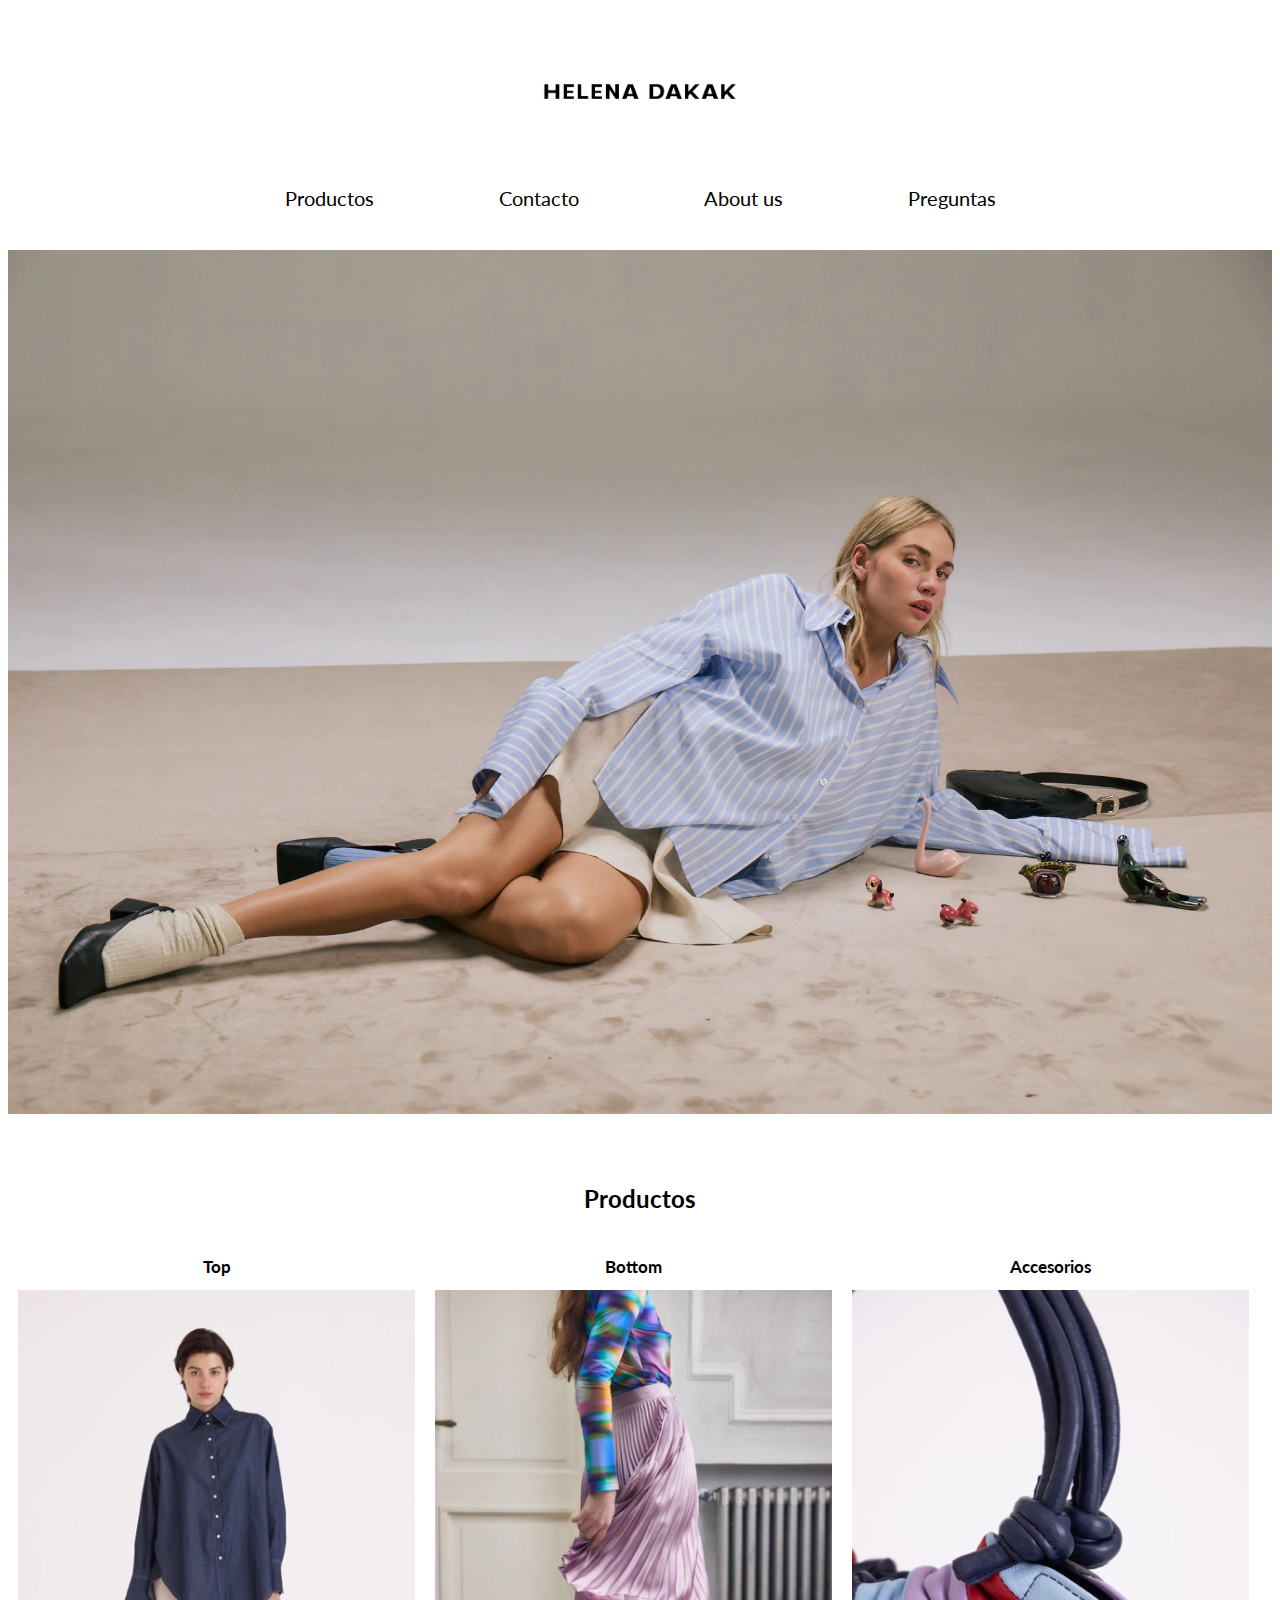
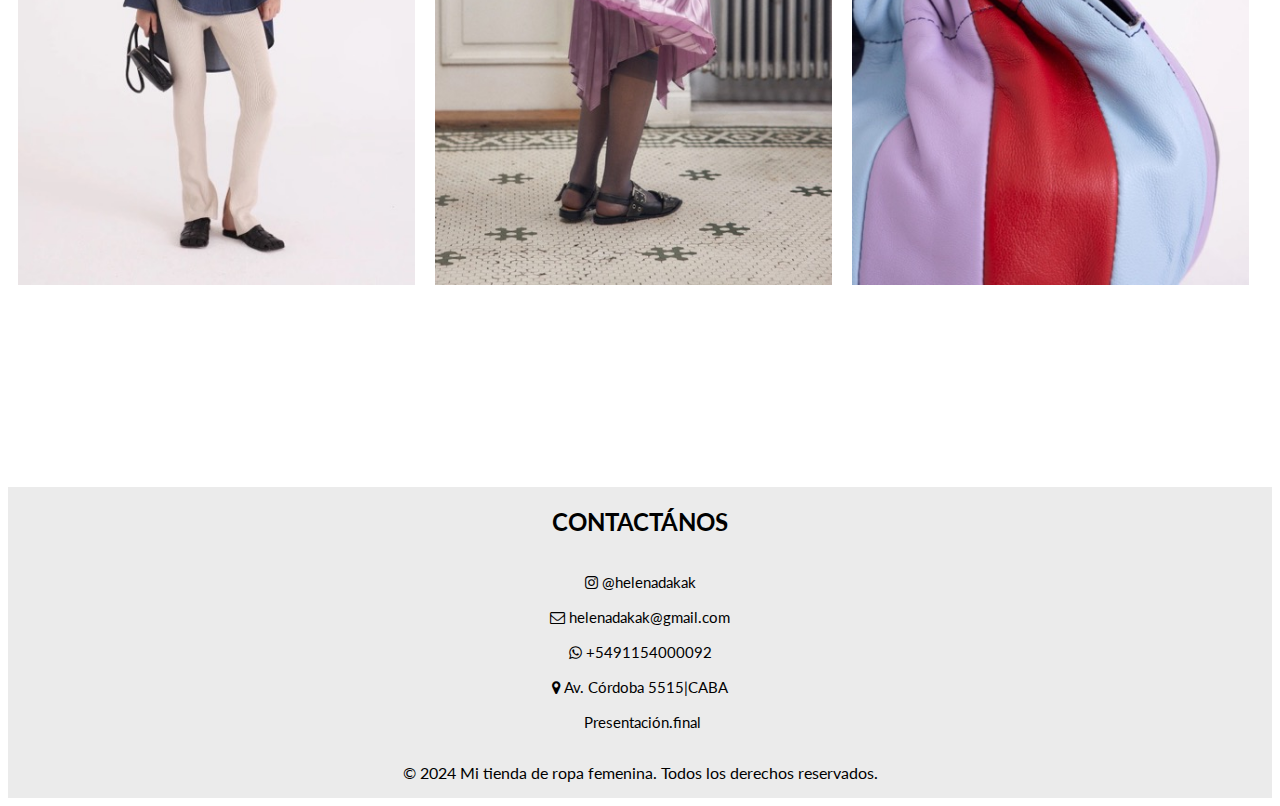
<file: index.html>
<!doctype html>
<html>
<head>
<meta charset="utf-8">
            
<title>Helena Dakak</title>

    <meta name="viewport" content="width=device=width, initial-scale=1.0">
    <link rel="preconnect" href="https://fonts.googleapis.com">
    <link rel="preconnect" href="https://fonts.gstatic.com" crossorigin>
    <link href="https://fonts.googleapis.com/css2?family=Lato:ital,wght@0,100;0,300;0,400;0,700;0,900;1,100;1,300;1,400;1,700;1,900&display=swap" rel="stylesheet">
    <link rel="stylesheet" href="https://cdnjs.cloudflare.com/ajax/libs/font-awesome/4.7.0/css/font-awesome.min.css">
    <link rel="stylesheet" href="estilo.css">
</head>

<body>
        <header>
		<img class="logo" src="galeria/helenadakak.png">

        <a href="#" id="icono" onclick="MiFuncion()">
        <i class="fa fa-bars" aria-hidden="true"></i>
        </a>

        <nav id="navegador" class=" ">
        <a href="#Productos"> Productos </a>
        <a href="#Contacto"> Contacto </a>
        <a href="aboutus.html">About us </a>
        <a href="formulario.html">Preguntas</a>
        </nav>
        </header>

        <section>
            <div class="banner">
                <picture>
                    <source media="(min-width: 768px)" srcset="galeria/imprincipal.jpeg"> 
                <img class="banner" src="galeria/prinicpal.jpeg">
                </picture>
                </div>
        </section>
    
                <div class="contenedor" id="Productos">
                    <h2>Productos</h2>
                    <div class="caja3columnas">
                        <a href="top.html"><h2>Top</h2>
                        <img class="camisainicio" src="galeria/camisa.jpeg"> </a>
                    </div>
                    <div class="caja3columnas">
                        <a href="bottom.html"><h2>Bottom</h2>
                        <img class="pollerasinicio" src="galeria/pollera1.jpeg"> </a>
                    </div>
                    <div class="caja3columnas">
                        <a href="accesorios.html"><h2>Accesorios</h2>
                        <img class= "collarinicio" src="galeria/cartera01.jpeg"></a>
                </div> 

                <section>
                    <iframe class="cajaanuncio" src="https://simongallardo.github.io/anuncio.html"
                            scrolling="no" frameborder="0"></iframe>
                    </section>
               
                </main>
            <footer>
                <div class="contenedor2">
                    <h2> CONTACTÁNOS </h2>
                <div id="Contacto">
                 <p> <a href= "https://www.instagram.com/vitaportfolio_/" target="_blank"> <i class="fa fa-instagram" aria-hidden="true">  </i> @helenadakak </a></p>
                    
                  <p> <a href="mailto:vpasqu@palermo.edu?Subject=Consulta%20helenadakak%20BA" target="_blank"> <i class="fa fa-envelope-o" aria-hidden="true"> </i> helenadakak@gmail.com </a></p>
                    
                  <p> <a href="https://wa.me/3875005084" target="_blank"> <i class="fa fa-whatsapp" aria-hidden="true"> </i> +5491154000092 </a></p>
                
                  <p> <a href="https://maps.apple.com/?address=Avenida%20C%C3%B3rdoba%205515,%20C1414%20Buenos%20Aires,%20CABA,%20Argentina&ll=-34.587780,-58.439486&q=Avenida%20C%C3%B3rdoba%205515&_ext=EiYp1okVjs9LQcAx5v/V2vM4TcA5WLTvMalKQcBB3gy3TI43TcBQBA%3D%3D" target="_blank"> <i class="fa fa-map-marker" aria-hidden="true"></i> Av. Córdoba 5515|CABA </a></p>
                  <p> <a href="https://vitapasquale.github.io/presentacion" target="_blank"> <i class="fa fa-presentacion" aria-hidden="true">  </i> Presentación.final</a></p>
                    </div>

                    </div>
                </footer>
                
        
            <footer>
                <p>&copy; 2024 Mi tienda de ropa femenina. Todos los derechos reservados.</p>
            </footer>
            <script>

                document.getElementById('icono').addEventListener('click', function() {
                    document.getElementById('navegador').classList.toggle('mostrarmenu');
                });
            </script>
        </body>
    </html>
</file>
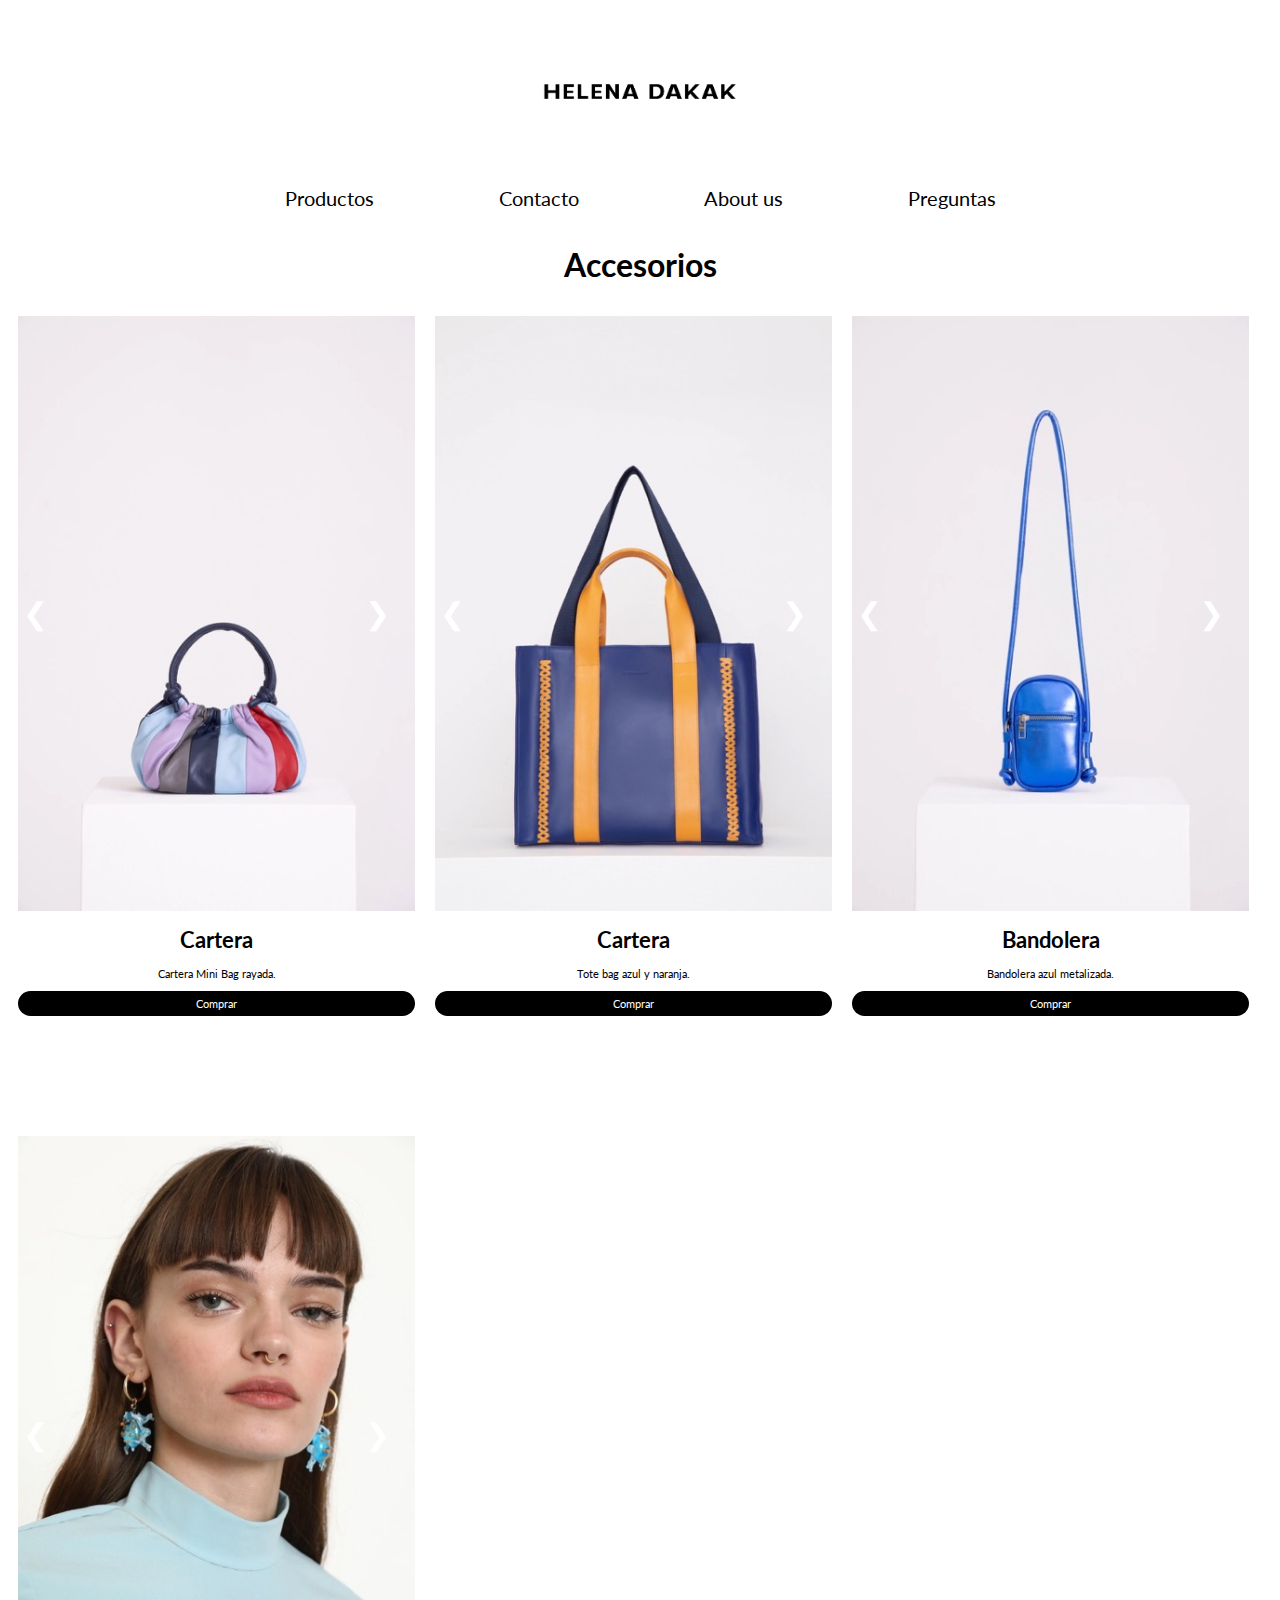
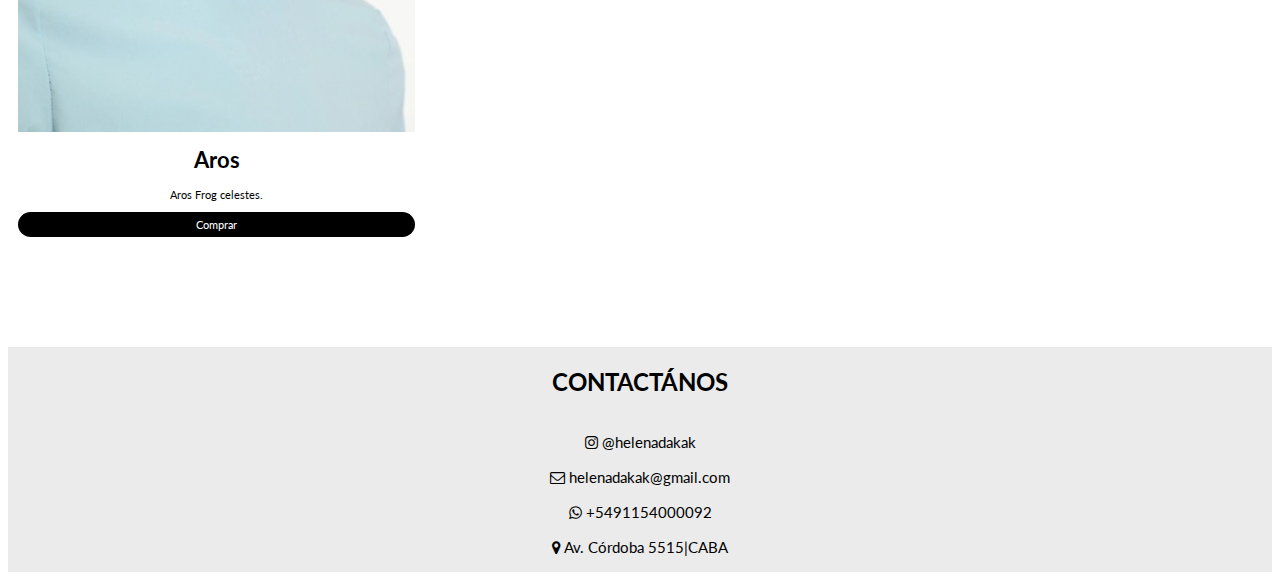
<file: accesorios.html>
<!doctype html>
<html>
<head>
<meta charset="utf-8">
<title>Helena Dakak</title>

    <meta name="viewport" content="width=device=width, initial-scale=1.0">
    <link rel="preconnect" href="https://fonts.googleapis.com">
    <link rel="preconnect" href="https://fonts.gstatic.com" crossorigin>
    <link href="https://fonts.googleapis.com/css2?family=Lato:ital,wght@0,100;0,300;0,400;0,700;0,900;1,100;1,300;1,400;1,700;1,900&display=swap" rel="stylesheet">
    <link rel="stylesheet" href="https://cdnjs.cloudflare.com/ajax/libs/font-awesome/4.7.0/css/font-awesome.min.css">
    <link rel="stylesheet" href="estilo.css">
</head>

<body>
        <header>
		<a href="index.html"> <img class="logo" src="galeria/helenadakak.png"></a>

        <a href="#" id="icono">
        <i class="fa fa-bars" aria-hidden="true"></i>
        </a>

        <nav id="navegador">
        <a href="index.html#Productos"> Productos </a>
        <a href="index.html#Contacto"> Contacto </a>
        <a href="aboutus.html">About us </a>
        <a href="formulario.html">Preguntas</a>
        </nav>
        </header>
           
        <section>
            <div class="titulo">
            <h1>Accesorios</h1>
            </div>
        </section>
    </header>
    <main>

        <div class="contenedor">
		
            <div class="caja3columnas">
                <img class="slide" src="galeria/cartera1.jpeg">
                <img class="slide" src="galeria/cartera01.jpeg">
                <img class="slide" src="galeria/cartera001.jpeg">
                <a class="prev" onclick="prevSlide()">&#10094;</a>
                <a class="next" onclick="nextSlide()">&#10095;</a>
                <h1> Cartera </h1>
                <p> Cartera Mini Bag rayada.</p>  
                <a href="#" class="boton">Comprar</a>
            </div>
                    
            <div class="caja3columnas">
                <img class="slide1" src="galeria/tote1.jpeg">
                <img class="slide1" src="galeria/tote01.jpeg">
                <a class="prev" onclick="prevSlide1()">&#10094;</a>
                <a class="next" onclick="nextSlide1()">&#10095;</a>
                <h1> Cartera</h1>
                <p> Tote bag azul y naranja.</p>
                <a href="#" class="boton">Comprar</a>
            </div>
            
                
            <div class="caja3columnas">
                <img class="slide2" src="galeria/cartera2.jpeg">
                <img class="slide2" src="galeria/cartera02.jpeg">
                <img class="slide2" src="galeria/cartera002.jpeg">
                <a class="prev" onclick="prevSlide2()">&#10094;</a>
                <a class="next" onclick="nextSlide2()">&#10095;</a>
                <h1> Bandolera </h1>
                <p> Bandolera azul metalizada. </p>
                <a href="#" class="boton">Comprar</a>
            </div>
        
             
             <div  class="caja3columnas">
                 <img class="slide3" src="galeria/aros1.jpeg">
                 <img class="slide3" src="galeria/aros01.jpeg">
                <a class="prev" onclick="prevSlide3()">&#10094;</a>
                <a class="next" onclick="nextSlide3()">&#10095;</a>
                <h1> Aros</h1>
                <p> Aros Frog celestes. </p>
                <a href="#" class="boton">Comprar</a>
            </div> 
    
        <footer>
            <div class="contenedor2">
                <h2> CONTACTÁNOS </h2>
            <div id="Contacto">
             <p> <a href= "https://www.instagram.com/candelaria.portfolio?igsh=MW03OGZiMTZmZThvZA%3D%3D&utm_source=qr" target="_blank"> <i class="fa fa-instagram" aria-hidden="true">  </i> @helenadakak </a></p>
                
              <p> <a href="mailto:crodri@palermo.com?Subject=Consulta%20Saudade%20BA" target="_blank"> <i class="fa fa-envelope-o" aria-hidden="true"> </i> helenadakak@gmail.com </a></p>
                
              <p> <a href="https://wa.me/541162962331" target="_blank"> <i class="fa fa-whatsapp" aria-hidden="true"> </i> +5491154000092 </a></p>
            
              <p> <a href="https://www.google.com/maps/place/La+Rabida+2400,+B1643AXT+B%C3%A9ccar,+Provincia+de+Buenos+Aires/@-34.4703562,-58.5593036,17z/data=!3m1!4b1!4m6!3m5!1s0x95bcbaaaf9a618d5:0xd15c9dd66a39557d!8m2!3d-34.4703606!4d-58.5567287!16s%2Fg%2F11j8pzry5c?hl=es&entry=ttu" target="_blank"> <i class="fa fa-map-marker" aria-hidden="true"></i> Av. Córdoba 5515|CABA </a></p>
                </div>
        
                </div>
            </footer>
            <script>
                document.getElementById('icono').addEventListener('click', function() {
                    document.getElementById('navegador').classList.toggle('mostrarmenu');
                });
            </script>
                
            <script>
            let currentSlide = 0;
             
            function showSlide(index) {
              const slides = document.querySelectorAll('.slide');
              const totalSlides = slides.length;
             
              if (index >= totalSlides) {
                currentSlide = 0;
              } else if (index < 0) {
                currentSlide = totalSlides - 1;
              } else {
                currentSlide = index;
              }
             
              slides.forEach((slide, i) => {
                slide.style.display = i === currentSlide ? 'block' : 'none';
              });
            }
             
            function nextSlide() {
              showSlide(currentSlide + 1);
            }
             
            function prevSlide() {
              showSlide(currentSlide - 1);
            }
             
            // Cambia automáticamente de diapositiva cada 3 segundos (ajusta según tus necesidades)
            //setInterval(nextSlide,  3000);
             
            // Muestra la primera diapositiva al cargar la página
            showSlide(currentSlide);  
            </script>
            
            <script>
            let currentSlide1 = 0;
             
            function showSlide1(index) {
              const slides1 = document.querySelectorAll('.slide1');
              const totalSlides1 = slides1.length;
             
              if (index >= totalSlides1) {
                currentSlide1 = 0;
              } else if (index < 0) {
                currentSlide1 = totalSlides1 - 1;
              } else {
                currentSlide1 = index;
              }
             
              slides1.forEach((slide1, i) => {
                slide1.style.display = i === currentSlide1 ? 'block' : 'none';
              });
            }
             
            function nextSlide1() {
              showSlide1(currentSlide1 + 1);
            }
             
            function prevSlide1() {
              showSlide1(currentSlide1 - 1);
            }
             
            // Cambia automáticamente de diapositiva cada 3 segundos (ajusta según tus necesidades)
            //setInterval(nextSlide1,  3000);
             
            // Muestra la primera diapositiva al cargar la página
            showSlide1(currentSlide1);  
            </script>
                
                <script>
            let currentSlide2 = 0;
             
            function showSlide2(index) {
              const slides2 = document.querySelectorAll('.slide2');
              const totalSlides2 = slides2.length;
             
              if (index >= totalSlides2) {
                currentSlide2 = 0;
              } else if (index < 0) {
                currentSlide2 = totalSlides2 - 1;
              } else {
                currentSlide2 = index;
              }
             
              slides2.forEach((slide2, i) => {
                slide2.style.display = i === currentSlide2 ? 'block' : 'none';
              });
            }
             
            function nextSlide2() {
              showSlide2(currentSlide2 + 1);
            }
             
            function prevSlide2() {
              showSlide2(currentSlide2 - 1);
            }
             
            // Cambia automáticamente de diapositiva cada 3 segundos (ajusta según tus necesidades)
            //setInterval(nextSlide2,  3000);
             
            // Muestra la primera diapositiva al cargar la página
            showSlide2(currentSlide2);  
            </script>
                
                <script>
            let currentSlide3 = 0;
             
            function showSlide3(index) {
              const slides3 = document.querySelectorAll('.slide3');
              const totalSlides3 = slides3.length;
             
              if (index >= totalSlides3) {
                currentSlide3 = 0;
              } else if (index < 0) {
                currentSlide3 = totalSlides3 - 1;
              } else {
                currentSlide3 = index;
              }
             
              slides3.forEach((slide3, i) => {
                slide3.style.display = i === currentSlide3 ? 'block' : 'none';
              });
            }
             
            function nextSlide3() {
              showSlide3(currentSlide3 + 1);
            }
             
            function prevSlide3() {
              showSlide3(currentSlide3 - 1);
            }
             
            // Cambia automáticamente de diapositiva cada 3 segundos (ajusta según tus necesidades)
            //setInterval(nextSlide3,  3000);
             
            // Muestra la primera diapositiva al cargar la página
            showSlide3(currentSlide3);  
            </script>
                
                </body>
            </html>
</file>
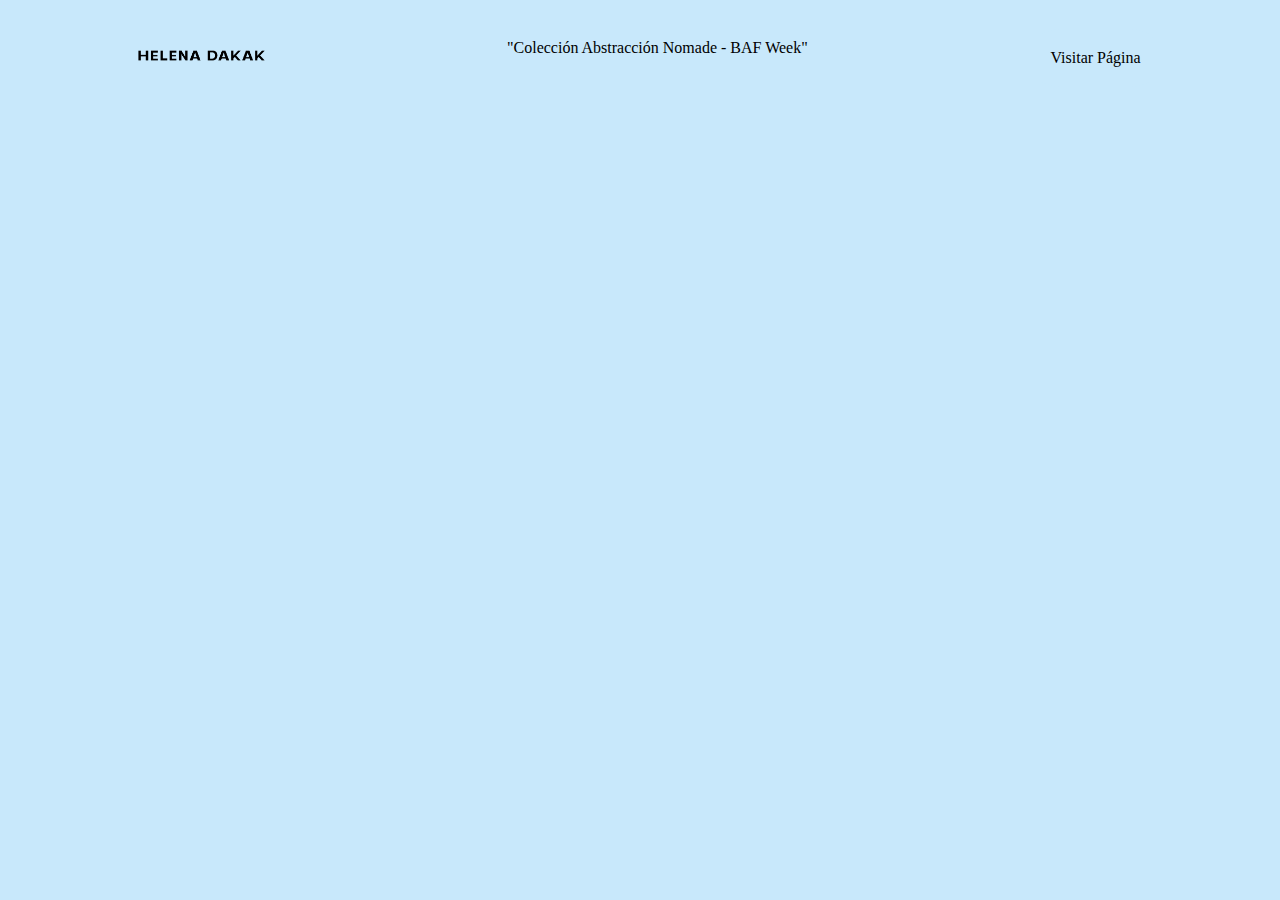
<file: anuncio.html>
<!doctype html>
<html>
<head>
<meta charset="utf-8">
<meta name = "viewport" content = "width = device-width, initial-scale = 1.0">
<title>Anuncio Helena Dakak</title>
</head>
<body>
<header>
<img class="logo" src="galeria/helenadakak.png">
</header>
<p>"Colección Abstracción Nomade -  BAF Week"</p>
  <a href="index.html" class="anuncio" target="_blank">Visitar Página</a>
  
</body>
<style>
.lato-thin {
  font-family: "Lato", sans-serif;
  font-weight: 100;
  font-style: normal;
}

.lato-light {
  font-family: "Lato", sans-serif;
  font-weight: 300;
  font-style: normal;
}

.lato-regular {
  font-family: "Lato", sans-serif;
  font-weight: 400;
  font-style: normal;
}

.lato-bold {
  font-family: "Lato", sans-serif;
  font-weight: 700;
  font-style: normal;
}

.lato-black {
  font-family: "Lato", sans-serif;
  font-weight: 900;
  font-style: normal;
}

.lato-thin-italic {
  font-family: "Lato", sans-serif;
  font-weight: 100;
  font-style: italic;
}

.lato-light-italic {
  font-family: "Lato", sans-serif;
  font-weight: 300;
  font-style: italic;
}

.lato-regular-italic {
  font-family: "Lato", sans-serif;
  font-weight: 400;
  font-style: italic;
}

.lato-bold-italic {
  font-family: "Lato", sans-serif;
  font-weight: 700;
  font-style: italic;
}

.lato-black-italic {
  font-family: "Lato", sans-serif;
  font-weight: 900;
  font-style: italic;
}

	body {display: flex; justify-content: space-around; align-items: center; font-family: Lato; background-color: rgb(200, 232, 251); background-size: cover}
	.logo {height: 55px; margin-top: 20px}
	.anuncio {display: block; padding: 20px; border-radius: 40px; background-color: rgb(200, 232, 251) ; color: #000000; text-decoration: none; margin-top: 20px}
  
	@media (max-width:727px){
	body {display: block; text-align: center
		}
		.logo {
		height: 110px;
		margin: 20px;
		}
  
	}
  .logo{max-width: 100%;}
	</style>

</html>
</file>
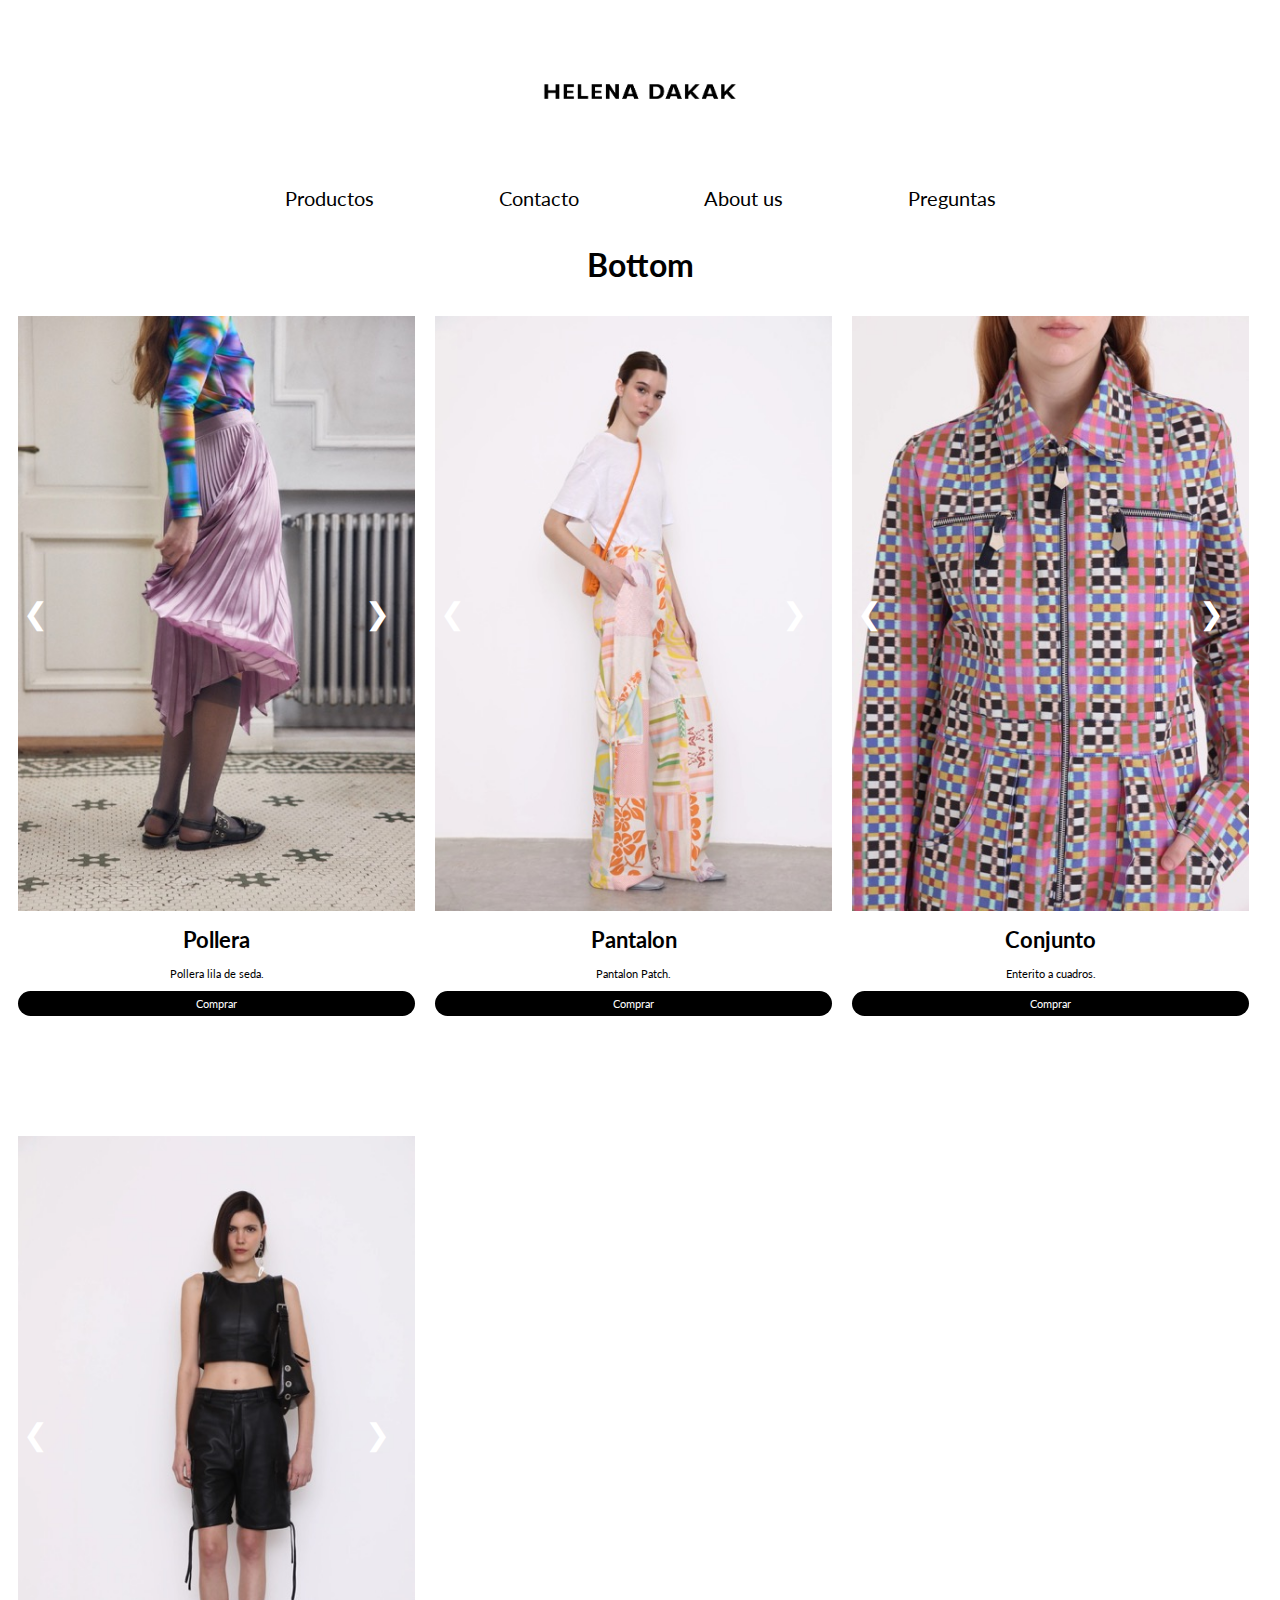
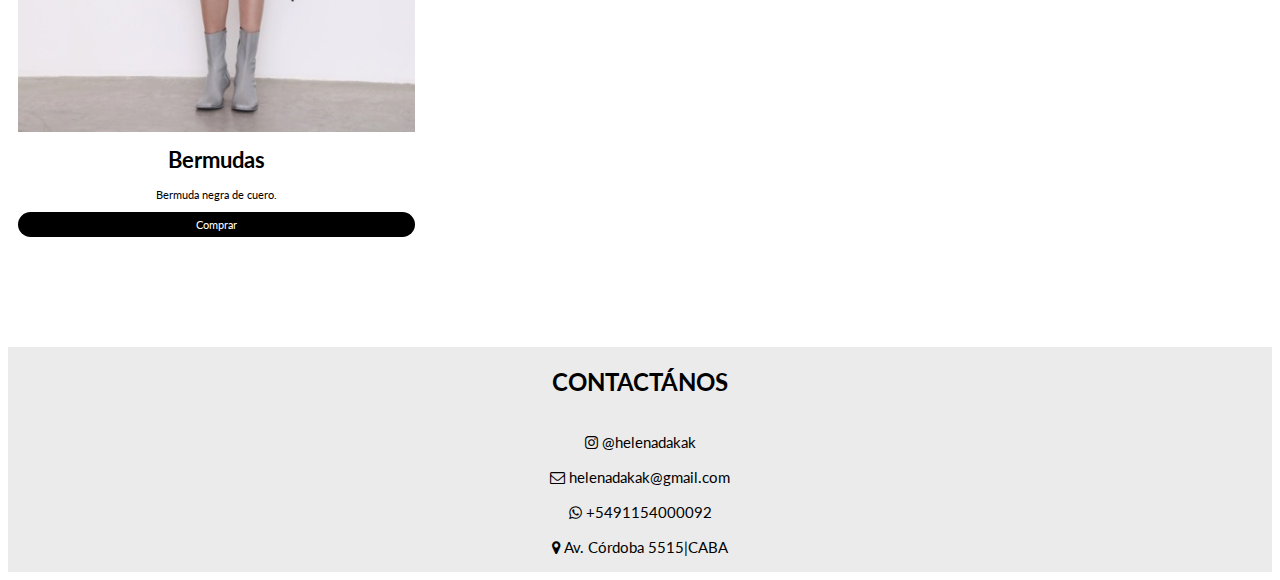
<file: bottom.html>
<!doctype html>
<html>
<head>
<meta charset="utf-8">
<title>Helena Dakak</title>

    <meta name="viewport" content="width=device=width, initial-scale=1.0">
    <link rel="preconnect" href="https://fonts.googleapis.com">
    <link rel="preconnect" href="https://fonts.gstatic.com" crossorigin>
    <link href="https://fonts.googleapis.com/css2?family=Lato:ital,wght@0,100;0,300;0,400;0,700;0,900;1,100;1,300;1,400;1,700;1,900&display=swap" rel="stylesheet">
    <link rel="stylesheet" href="https://cdnjs.cloudflare.com/ajax/libs/font-awesome/4.7.0/css/font-awesome.min.css">
    <link rel="stylesheet" href="estilo.css">
</head>

<body>
        <header>
		<a href="index.html"> <img class="logo" src="galeria/helenadakak.png"></a>

        <a href="#" id="icono">
        <i class="fa fa-bars" aria-hidden="true"></i>
        </a>

        <nav id="navegador">
        <a href="index.html#Productos"> Productos </a>
        <a href="index.html#Contacto"> Contacto </a>
        <a href="aboutus.html">About us </a>
        <a href="formulario.html">Preguntas</a>
        </nav>
        </header>
           
        <section>
            <div class="titulo">
            <h1>Bottom</h1>
            </div>
        </section>
    </header>
    <main>

        <div class="contenedor">
		
            <div class="caja3columnas">
                <img class="slide" src="galeria/pollera1.jpeg">
                <img class="slide" src="galeria/pollera01.jpeg">
                <img class="slide" src="galeria/pollera001.jpeg">
                <a class="prev" onclick="prevSlide()">&#10094;</a>
                <a class="next" onclick="nextSlide()">&#10095;</a>
                <h1>Pollera</h1>
                <p> Pollera lila de seda.</p>  
                <a href="#" class="boton">Comprar</a>
            </div>
                    
            <div class="caja3columnas">
                <img class="slide1" src="galeria/pantalon1.jpeg">
                <img class="slide1" src="galeria/pantalon01.jpeg">
                <img class="slide1" src="galeria/pantalon001.jpeg">
                <a class="prev" onclick="prevSlide1()">&#10094;</a>
                <a class="next" onclick="nextSlide1()">&#10095;</a>
                <h1>Pantalon</h1>
                <p> Pantalon Patch.</p>
                <a href="#" class="boton">Comprar</a>
            </div>
            
                
            <div class="caja3columnas">
                <img class="slide2" src="galeria/conjunto001.jpeg">
                <img class="slide2" src="galeria/conjunto01.jpeg">
                <img class="slide2" src="galeria/conjunto1.jpeg">
                <a class="prev" onclick="prevSlide2()">&#10094;</a>
                <a class="next" onclick="nextSlide2()">&#10095;</a>
                <h1>Conjunto</h1>
                <p> Enterito a cuadros. </p>
                <a href="#" class="boton">Comprar</a>
            </div>
        
             
             <div  class="caja3columnas">
                 <img class="slide3" src="galeria/bermu1.jpeg">
                 <img class="slide3" src="galeria/bermu01.jpeg">
                 <img class="slide3" src="galeria/bermu001.jpeg">
                <a class="prev" onclick="prevSlide3()">&#10094;</a>
                <a class="next" onclick="nextSlide3()">&#10095;</a>
                <h1>Bermudas </h1>
                <p> Bermuda negra de cuero. </p>
                <a href="#" class="boton">Comprar</a>
            </div> 
    
        <footer>
            <div class="contenedor2">
                <h2> CONTACTÁNOS </h2>
            <div id="Contacto">
             <p> <a href= "https://www.instagram.com/candelaria.portfolio?igsh=MW03OGZiMTZmZThvZA%3D%3D&utm_source=qr" target="_blank"> <i class="fa fa-instagram" aria-hidden="true">  </i> @helenadakak </a></p>
                
              <p> <a href="mailto:crodri@palermo.com?Subject=Consulta%20Saudade%20BA" target="_blank"> <i class="fa fa-envelope-o" aria-hidden="true"> </i> helenadakak@gmail.com </a></p>
                
              <p> <a href="https://wa.me/541162962331" target="_blank"> <i class="fa fa-whatsapp" aria-hidden="true"> </i> +5491154000092 </a></p>
            
              <p> <a href="https://www.google.com/maps/place/La+Rabida+2400,+B1643AXT+B%C3%A9ccar,+Provincia+de+Buenos+Aires/@-34.4703562,-58.5593036,17z/data=!3m1!4b1!4m6!3m5!1s0x95bcbaaaf9a618d5:0xd15c9dd66a39557d!8m2!3d-34.4703606!4d-58.5567287!16s%2Fg%2F11j8pzry5c?hl=es&entry=ttu" target="_blank"> <i class="fa fa-map-marker" aria-hidden="true"></i> Av. Córdoba 5515|CABA </a></p>
                </div>
        
                </div>
            </footer>
            <script>
                document.getElementById('icono').addEventListener('click', function() {
                    document.getElementById('navegador').classList.toggle('mostrarmenu');
                });
            </script>
                
            <script>
            let currentSlide = 0;
             
            function showSlide(index) {
              const slides = document.querySelectorAll('.slide');
              const totalSlides = slides.length;
             
              if (index >= totalSlides) {
                currentSlide = 0;
              } else if (index < 0) {
                currentSlide = totalSlides - 1;
              } else {
                currentSlide = index;
              }
             
              slides.forEach((slide, i) => {
                slide.style.display = i === currentSlide ? 'block' : 'none';
              });
            }
             
            function nextSlide() {
              showSlide(currentSlide + 1);
            }
             
            function prevSlide() {
              showSlide(currentSlide - 1);
            }
             
            // Cambia automáticamente de diapositiva cada 3 segundos (ajusta según tus necesidades)
            //setInterval(nextSlide,  3000);
             
            // Muestra la primera diapositiva al cargar la página
            showSlide(currentSlide);  
            </script>
            
            <script>
            let currentSlide1 = 0;
             
            function showSlide1(index) {
              const slides1 = document.querySelectorAll('.slide1');
              const totalSlides1 = slides1.length;
             
              if (index >= totalSlides1) {
                currentSlide1 = 0;
              } else if (index < 0) {
                currentSlide1 = totalSlides1 - 1;
              } else {
                currentSlide1 = index;
              }
             
              slides1.forEach((slide1, i) => {
                slide1.style.display = i === currentSlide1 ? 'block' : 'none';
              });
            }
             
            function nextSlide1() {
              showSlide1(currentSlide1 + 1);
            }
             
            function prevSlide1() {
              showSlide1(currentSlide1 - 1);
            }
             
            // Cambia automáticamente de diapositiva cada 3 segundos (ajusta según tus necesidades)
            //setInterval(nextSlide1,  3000);
             
            // Muestra la primera diapositiva al cargar la página
            showSlide1(currentSlide1);  
            </script>
                
                <script>
            let currentSlide2 = 0;
             
            function showSlide2(index) {
              const slides2 = document.querySelectorAll('.slide2');
              const totalSlides2 = slides2.length;
             
              if (index >= totalSlides2) {
                currentSlide2 = 0;
              } else if (index < 0) {
                currentSlide2 = totalSlides2 - 1;
              } else {
                currentSlide2 = index;
              }
             
              slides2.forEach((slide2, i) => {
                slide2.style.display = i === currentSlide2 ? 'block' : 'none';
              });
            }
             
            function nextSlide2() {
              showSlide2(currentSlide2 + 1);
            }
             
            function prevSlide2() {
              showSlide2(currentSlide2 - 1);
            }
             
            // Cambia automáticamente de diapositiva cada 3 segundos (ajusta según tus necesidades)
            //setInterval(nextSlide2,  3000);
             
            // Muestra la primera diapositiva al cargar la página
            showSlide2(currentSlide2);  
            </script>
                
                <script>
            let currentSlide3 = 0;
             
            function showSlide3(index) {
              const slides3 = document.querySelectorAll('.slide3');
              const totalSlides3 = slides3.length;
             
              if (index >= totalSlides3) {
                currentSlide3 = 0;
              } else if (index < 0) {
                currentSlide3 = totalSlides3 - 1;
              } else {
                currentSlide3 = index;
              }
             
              slides3.forEach((slide3, i) => {
                slide3.style.display = i === currentSlide3 ? 'block' : 'none';
              });
            }
             
            function nextSlide3() {
              showSlide3(currentSlide3 + 1);
            }
             
            function prevSlide3() {
              showSlide3(currentSlide3 - 1);
            }
             
            // Cambia automáticamente de diapositiva cada 3 segundos (ajusta según tus necesidades)
            //setInterval(nextSlide3,  3000);
             
            // Muestra la primera diapositiva al cargar la página
            showSlide3(currentSlide3);  
            </script>
                
                </body>
            </html>
</file>
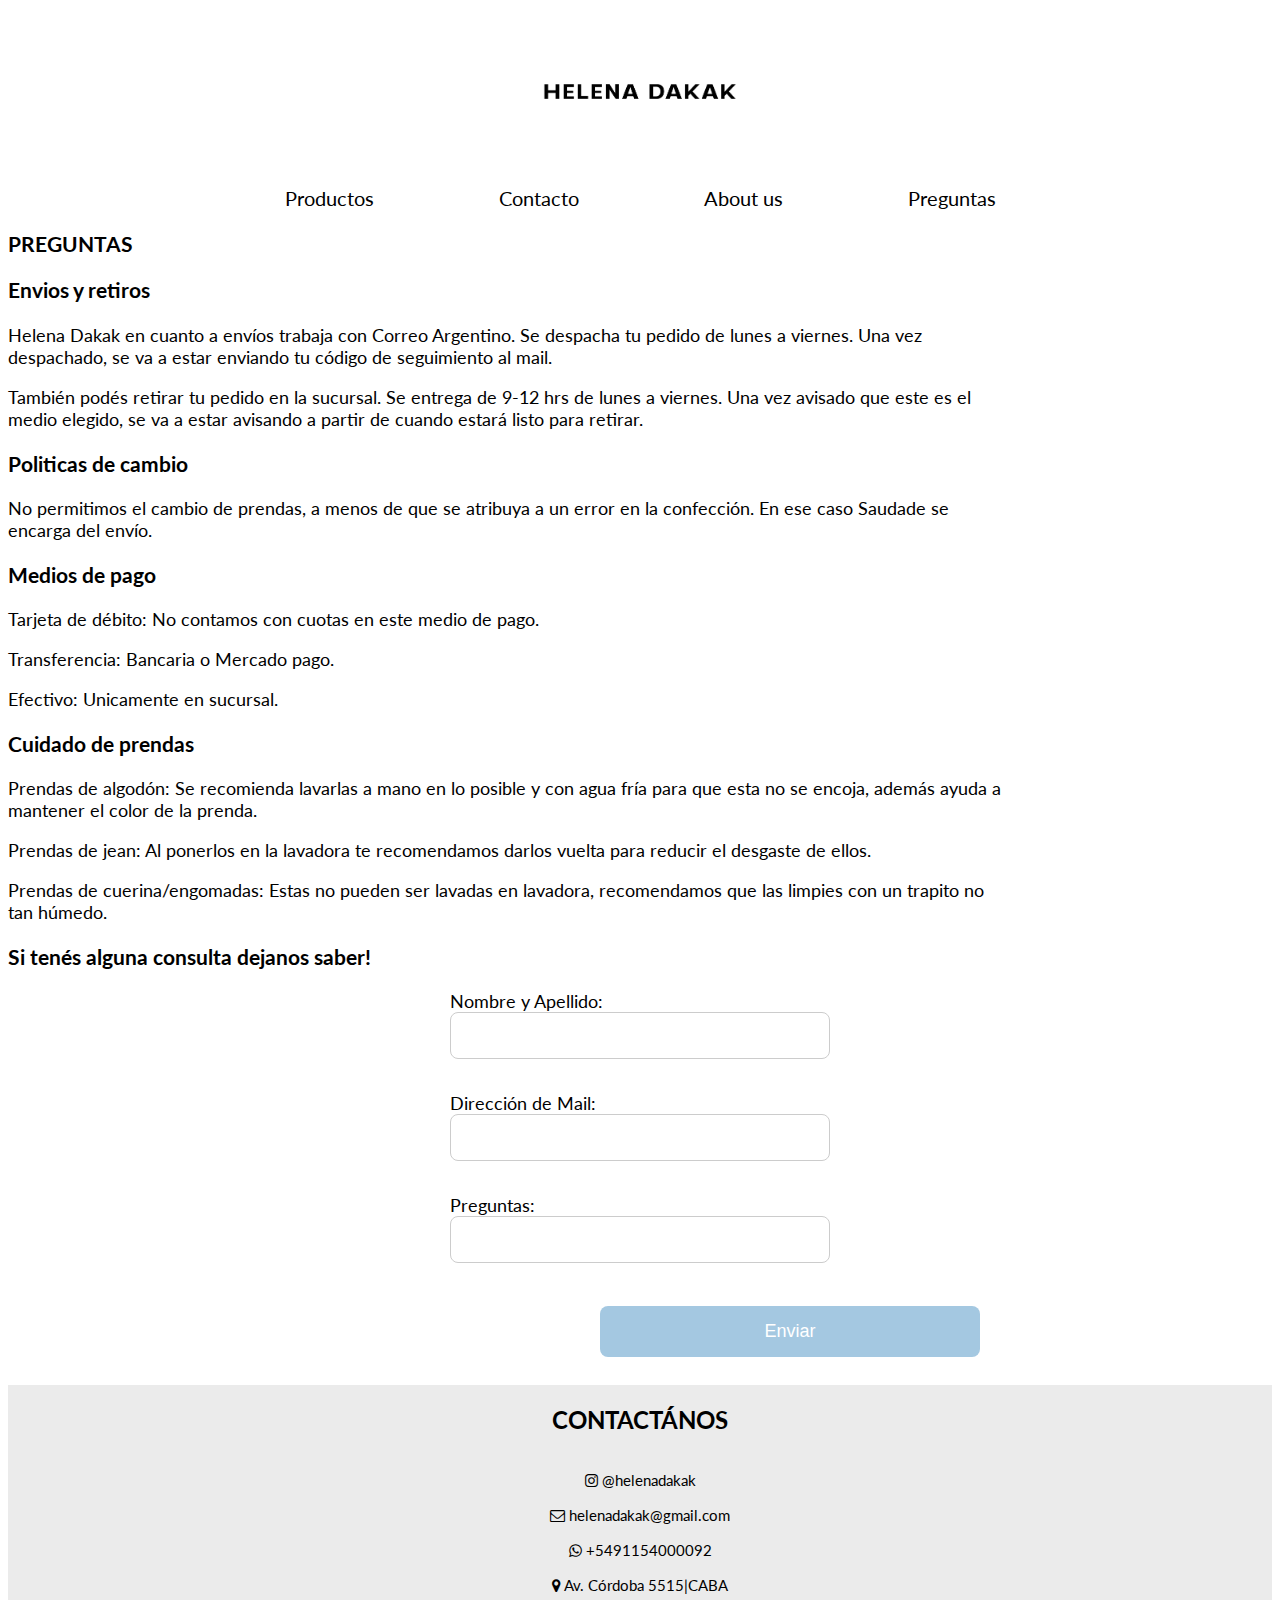
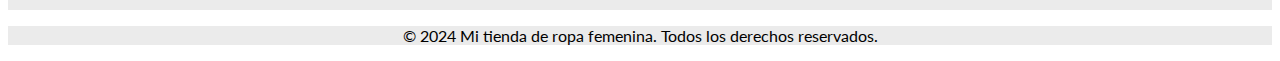
<file: formulario.html>
<!doctype html>
<html>
<head>
    <meta charset="utf-8">
    <title>Helena Dakak</title>

    <meta name="viewport" content="width=device=width, initial-scale=1.0">
    <link rel="preconnect" href="https://fonts.googleapis.com">
    <link rel="preconnect" href="https://fonts.gstatic.com" crossorigin>
    <link href="https://fonts.googleapis.com/css2?family=Lato:ital,wght@0,100;0,300;0,400;0,700;0,900;1,100;1,300;1,400;1,700;1,900&display=swap" rel="stylesheet">
    <link rel="stylesheet" href="https://cdnjs.cloudflare.com/ajax/libs/font-awesome/4.7.0/css/font-awesome.min.css">
    <link rel="stylesheet" href="estilo.css">
</head>
<body>
    <header>
    <a href="index.html"> <img class="logo" src="galeria/helenadakak.png"></a>

    <a href="#" id="icono">
    <i class="fa fa-bars" aria-hidden="true"></i>
    </a>

    <nav id="navegador">
    <a href="index.html#Productos"> Productos </a>
    <a href="index.html#Contacto"> Contacto </a>
    <a href="aboutus.html">About us </a>
    <a href="formulario.html">Preguntas</a>
    </nav>
    </header>

    <section></section>
    <div class="titulo5">
    <h3>PREGUNTAS</h3>
    </section>

    <div class="contenedor3">
        <h3> Envios y retiros </h3>
            <p> Helena Dakak en cuanto a envíos trabaja con Correo Argentino. 
                Se despacha tu pedido de lunes a viernes. Una vez despachado, se va a estar enviando tu código de seguimiento al mail. </p>
            <p> También podés retirar tu pedido en la sucursal.
                Se entrega de 9-12 hrs de lunes a viernes. Una vez avisado que este es el medio elegido, se va a estar avisando a partir de cuando estará listo para retirar.</p>
        </div>
        
        
        <div class="contenedor3">
        <h3> Politicas de cambio </h3> 
             <p> No permitimos el cambio de prendas, a menos de que se atribuya a un error en la confección. En ese caso Saudade se encarga del envío.  </p>
        </div>
        
        
        <div class="contenedor3">
        <h3> Medios de pago </h3>
            <p> Tarjeta de débito: No contamos con cuotas en este medio de pago.</p>
            <p> Transferencia: Bancaria o Mercado pago. </p>
            <p> Efectivo: Unicamente en sucursal. </p>
            </div>
        
        
        <div class="contenedor3">
        <h3> Cuidado de prendas </h3>
            <p> Prendas de algodón: Se recomienda lavarlas a mano en lo posible y con agua fría para que esta no se encoja, además ayuda a mantener el color de la prenda.</p>
            <p> Prendas de jean: Al ponerlos en la lavadora te recomendamos darlos vuelta para reducir el desgaste de ellos. </p>
            <p> Prendas de cuerina/engomadas: Estas no pueden ser lavadas en lavadora, recomendamos que las limpies con un trapito no tan húmedo.</p>
        </div>
        
        <div class="contenedor3">
            <h3> Si tenés alguna consulta dejanos saber! </h3> </div>
            
        <div class="contenedor4">
        <form method="post" action="respuesta.html">
                <p>Nombre y Apellido: <input type="text" name="nombre" required></p>
                <p>Dirección de Mail: <input type="email" name="email" required></p>
                <p>Preguntas: <input type="text" name="consulta" required></p>
                <p><input type="submit" class="boton2" name="envio" value="Enviar"></p>

            </form>
        </div>
</div>

    <footer>
        <div class="contenedor2">
            <h2> CONTACTÁNOS </h2>
        <div id="Contacto">
         <p> <a href= "https://www.instagram.com/vitaportfolio_/" target="_blank"> <i class="fa fa-instagram" aria-hidden="true">  </i> @helenadakak </a></p>
            
          <p> <a href="mailto:vpasqu@palermo.edu?Subject=Consulta%20helenadakak%20BA" target="_blank"> <i class="fa fa-envelope-o" aria-hidden="true"> </i> helenadakak@gmail.com </a></p>
            
          <p> <a href="https://wa.me/3875005084" target="_blank"> <i class="fa fa-whatsapp" aria-hidden="true"> </i> +5491154000092 </a></p>
        
          <p> <a href="https://maps.apple.com/?address=Avenida%20C%C3%B3rdoba%205515,%20C1414%20Buenos%20Aires,%20CABA,%20Argentina&ll=-34.587780,-58.439486&q=Avenida%20C%C3%B3rdoba%205515&_ext=EiYp1okVjs9LQcAx5v/V2vM4TcA5WLTvMalKQcBB3gy3TI43TcBQBA%3D%3D" target="_blank"> <i class="fa fa-map-marker" aria-hidden="true"></i> Av. Córdoba 5515|CABA </a></p>
            </div>

            </div>
        </footer>
        

    <footer>
        <p>&copy; 2024 Mi tienda de ropa femenina. Todos los derechos reservados.</p>
    </footer>
    <script>

        document.getElementById('icono').addEventListener('click', function() {
            document.getElementById('navegador').classList.toggle('mostrarmenu');
        });
    </script>
</body>
</html>
</file>
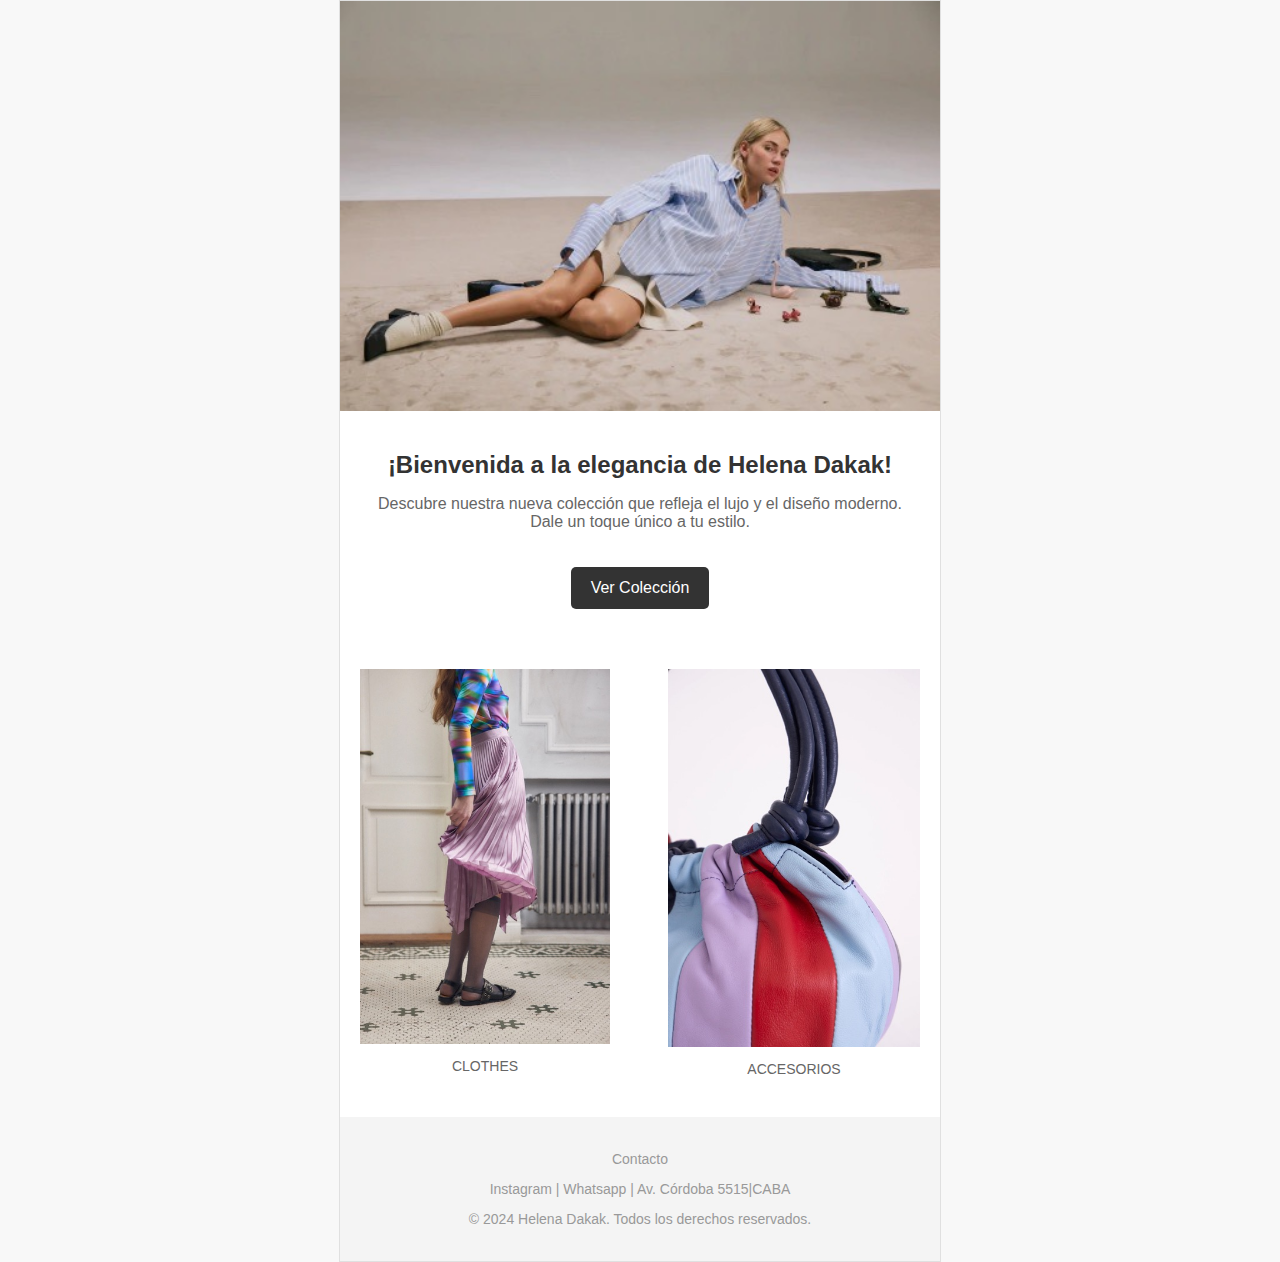
<file: mail.html>
<!DOCTYPE html>
<html lang="es">
<head>
  <meta charset="UTF-8">
  <meta http-equiv="X-UA-Compatible" content="IE=edge">
  <meta name="viewport" content="width=device-width, initial-scale=1.0">
  <title>Helena Dakak</title>
</head>
<style>
     @media (max-width: 600px) {
      .product {
        width: 100% !important;
        margin-bottom: 20px !important;
        min-width: unset !important; 
      }
      .products-section {
        flex-direction: column !important;
        align-items: center !important;
      }
      
    }
</style>
<body style="font-family: Arial, sans-serif; background-color: #f8f8f8; color: #333; margin: 0; padding: 0;">
  <div style="width: 100%; max-width: 600px; margin: 0 auto; background-color: #fff; border: 1px solid #e0e0e0;">
    <!-- Header -->
    <div style="background-color: #fff; padding:0 ; text-align: center;">
      <img src="https://vitapasquale.github.io/galeria/prinicpal.jpeg" alt="Helena Dakak" style="width: 100%;">
    </div>

    <!-- Main Content -->
    <div style="padding: 20px; text-align: center; background-color: #fff;">
      <h1 style="color: #333; font-size: 24px;">¡Bienvenida a la elegancia de Helena Dakak!</h1>
      <p style="font-size: 16px; color: #666;">Descubre nuestra nueva colección que refleja el lujo y el diseño moderno. Dale un toque único a tu estilo.</p>
      <a href=" https://vitapasquale.github.io/" style="display: inline-block; padding: 12px 20px; background-color: #333; color: #fff; text-decoration: none; margin: 20px 0; border-radius: 5px;">Ver Colección</a>
    </div>

    <!-- Products Section -->
    <div style="display: flex; flex-wrap: wrap; justify-content: space-between; padding: 20px;" class="products-section">
      <div style="width: 45%; max-width: 250px; text-align: center; margin-bottom: 20px;" class="product">
        <a href=" https://vitapasquale.github.io/#Productos" style="text-decoration: none;">
        <img src="https://vitapasquale.github.io/galeria/pollera1.jpeg" alt="Clothes" style="width: 100%; height: auto;">
        <p style="font-size: 14px; color: #666; margin: 10px 0 0;">CLOTHES</p></a>
      </div>
      <div style="width: 45%; min-width: 250px; text-align: center; margin-bottom: 20px" class="product">
        <a href=" https://vitapasquale.github.io/#Productos" style="text-decoration: none;">
        <img src="https://vitapasquale.github.io/galeria/cartera01.jpeg" alt="Accesorios" style="width: 100%; height: auto;">
        <p style="font-size: 14px; color: #666; margin: 10px 0 0;">ACCESORIOS</p></a>
      </div>
    </div>

    <!-- Footer -->
    <div style="background-color: #f4f4f4; padding: 20px; text-align: center; font-size: 14px; color: #999;">
      <p>Contacto</p>
      <a href="https://www.instagram.com/vitaportfolio_/" style="color: #999; text-decoration: none;">Instagram</a> | <a href="https://wa.me/3875005084" style="color: #999; text-decoration: none;">Whatsapp</a> | <a href="https://maps.apple.com/?address=Avenida%20C%C3%B3rdoba%205515,%20C1414%20Buenos%20Aires,%20CABA,%20Argentina&ll=-34.587780,-58.439486&q=Avenida%20C%C3%B3rdoba%205515&_ext=EiYp1okVjs9LQcAx5v/V2vM4TcA5WLTvMalKQcBB3gy3TI43TcBQBA%3D%3D" style="color: #999; text-decoration: none;">Av. Córdoba 5515|CABA</a>
      <p>&copy; 2024 Helena Dakak. Todos los derechos reservados.</p>
    </div>
  </div>
</body>
</html>
</file>
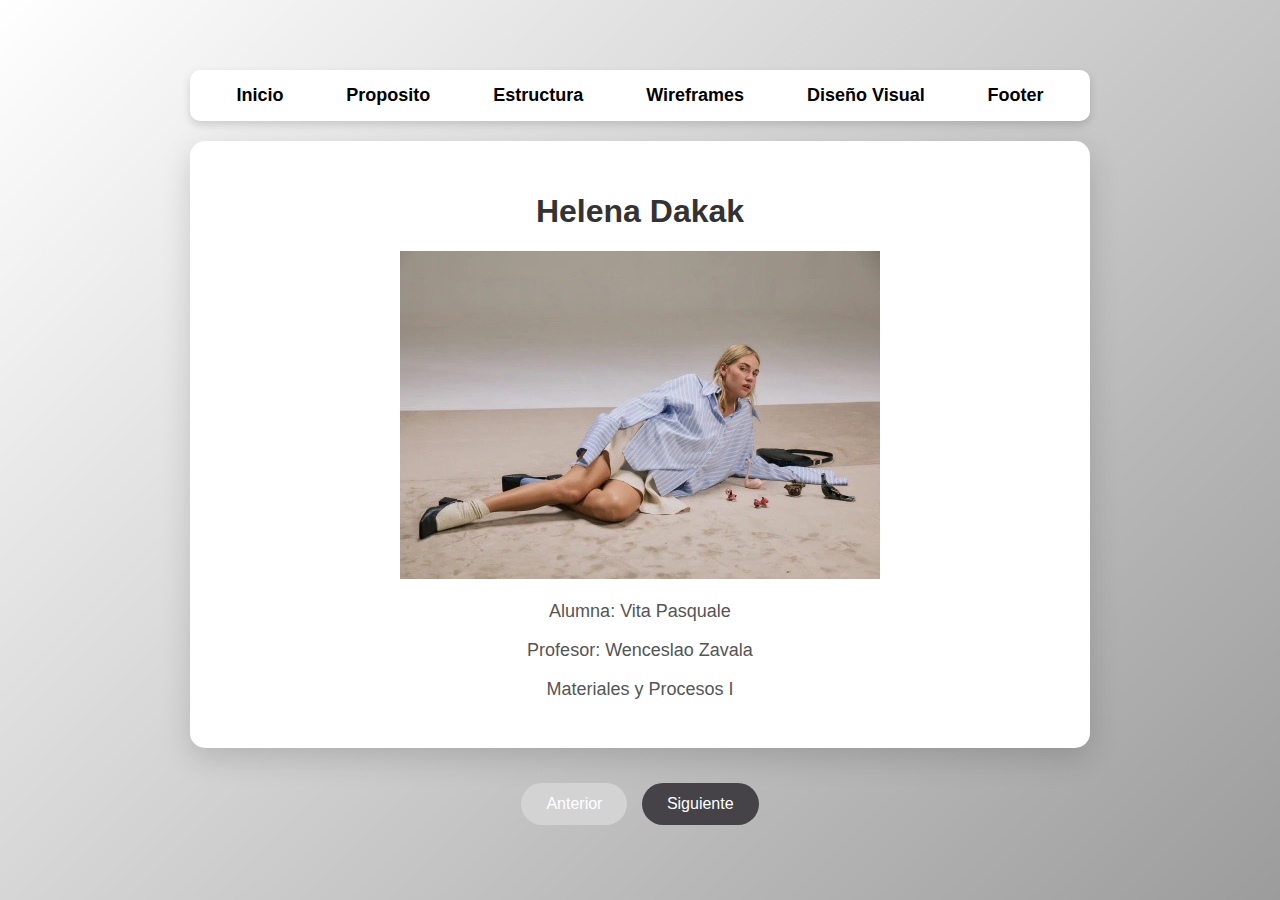
<file: presentacion.html>
<!DOCTYPE html>
<html lang="es">
<head>
    <meta charset="UTF-8">
    <meta name="viewport" content="width=device-width, initial-scale=1.0">
    <link rel="preconnect" href="https://fonts.googleapis.com">
    <link rel="preconnect" href="https://fonts.gstatic.com" crossorigin>
    <link href="https://fonts.googleapis.com/css2?family=Lato:ital,wght@0,100;0,300;0,400;0,700;0,900;1,100;1,300;1,400;1,700;1,900&display=swap" rel="stylesheet">
    <link rel="stylesheet" href="https://cdnjs.cloudflare.com/ajax/libs/font-awesome/4.7.0/css/font-awesome.min.css">
    <link rel="stylesheet" href="estilo.css">
    <title>Presentación de la Página Web</title>
    <style>
        * {
            box-sizing: border-box;
        }
        body {
            font-family: Arial, sans-serif;
            margin: 0;
            background: linear-gradient(135deg, #ffffff, #9c9c9c);
            color: #444;
            display: flex;
            justify-content: center;
            align-items: center;
            height: 100vh;
            overflow: hidden;
        }
        .container {
            width: 100%;
            max-width: 900px;
            text-align: center;
        }
        .navbar {
            background-color: #ffffff;
            padding: 15px;
            display: flex;
            justify-content: space-around;
            border-radius: 10px;
            box-shadow: 0 4px 8px rgba(0, 0, 0, 0.15);
            margin-bottom: 20px;
        }
        .navbar a {
            color:#000000;
            text-decoration: none;
            font-size: 18px;
            font-weight: bold;
        }
        .navbar a:hover {
            color: #c1c1c1;
        }
        .slide {
            display: none;
            padding: 30px;
            background-color: #ffffff;
            border-radius: 15px;
            box-shadow: 0 10px 30px rgba(0, 0, 0, 0.15);
            animation: fadeIn 0.5s ease-in-out;
        }
        .slide.active {
            display: block;
        }
        h1, h2 {
            color: #333;
        }
        p, ul li {
            font-size: 18px;
            color: #555;
        }
        ul {
            text-align: left;
            list-style: none;
            padding: 0;
        }
        .navigation {
            margin-top: 30px;
        }
        .navigation button {
            padding: 12px 25px;
            margin: 5px;
            border: none;
            background-color: #454348;
            color: white;
            font-size: 16px;
            border-radius: 30px;
            cursor: pointer;
            transition: background-color 0.3s;
        }
        .ropa{max-height: 50vh;}
        .mapa {max-height:60VH;}
        .wireframes{max-height:20vh;}
        .navigation button:hover {
            background-color: #7c7c7c;
        }
        .navigation button:disabled {
            background-color: #d3d3d3;
            cursor: not-allowed;
        }
        /* Animations */
        @keyframes fadeIn {
            from { opacity: 0; transform: translateY(20px); }
            to { opacity: 1; transform: translateY(0); }
        }
    </style>
</head>
<body>

<div class="container">

    <!-- Barra de Navegación Superior -->
    <div class="navbar">
        <a href="#" onclick="goToSlide(0)">Inicio</a>
        <a href="#" onclick="goToSlide(1)">Proposito</a>
        <a href="#" onclick="goToSlide(2)">Estructura</a>
        <a href="#" onclick="goToSlide(3)">Wireframes</a>
        <a href="#" onclick="goToSlide(4)">Diseño Visual</a>
        <a href="#" onclick="goToSlide(5)">Footer</a>
        
    </div>

    <!-- Diapositivas -->
    <div class="slide active">
        <h1>Helena Dakak</h1>
        <img class="fotito" src="galeria/prinicpal.jpeg">
<p>Alumna: Vita Pasquale</p>
<p>Profesor: Wenceslao Zavala</p>
<p>Materiales y Procesos I</p>
    </div>
    <div class="slide">
        <h2>Propósito de la página</h2>
        <P>Sitio de moda.</P>
        <p>Comunicar información importante sobre la marca, vender sus productos y poder interactuar con el cliente de una manera mas facil.</p>
        <img class="ropa" src="galeria/modelos.jpeg"> 
    </div>
    <div class="slide">
        <h2>Estructura General</h2>
        <p>La página incluye las siguientes secciones clave:</p>
        <img class="mapa" src="galeria/mapadesitio.jpg">
    </div>
    
    <div class="slide">
        <h2>Wireframes</h2>
        <p>Planifique el diseño y la funcionalidad sin entrar en detalles visuales como colores, fuentes o imágenes, "boceto" o "esqueleto" del sitio.</p>
        <p>Wireframe movil.</p>
        <img class="wireframes" src="galeria/wireframecelu.jpg">
        <p>Wireframe web.</p>
        <img class="wireframes" src="galeria/wireframeweb_Mesa de trabajo 1.jpg">
    </div>

    <div class="slide">
        <h2>Diseño Visual</h2>
        <p>El diseño utiliza una paleta de colores suaves y tipografía moderna para reflejar la identidad de la marca y proporcionar una experiencia agradable a los visitantes.</p>
        <img class="diseño" src="galeria/diseno.jpg">
    </div>

    <div class="slide">
        <h2>Footer</h2>
        <p>Concentra información de contacto y es interactivo para el usuario debido a los hipervínculos hacia las redes sociales, todo esta con links que te dirigen directamente a donde queres dirgirte. </p>

        <footer>
            <div class="contenedor2">
                <h2> CONTACTÁNOS </h2>
            <div id="Contacto">
             <p> <a href= "https://www.instagram.com/candelaria.portfolio?igsh=MW03OGZiMTZmZThvZA%3D%3D&utm_source=qr" target="_blank"> <i class="fa fa-instagram" aria-hidden="true">  </i> @helenadakak </a></p>
                
              <p> <a href="mailto:crodri@palermo.com?Subject=Consulta%20Saudade%20BA" target="_blank"> <i class="fa fa-envelope-o" aria-hidden="true"> </i> helenadakak@gmail.com </a></p>
                
              <p> <a href="https://wa.me/541162962331" target="_blank"> <i class="fa fa-whatsapp" aria-hidden="true"> </i> +5491154000092 </a></p>
            
              <p> <a href="https://www.google.com/maps/place/La+Rabida+2400,+B1643AXT+B%C3%A9ccar,+Provincia+de+Buenos+Aires/@-34.4703562,-58.5593036,17z/data=!3m1!4b1!4m6!3m5!1s0x95bcbaaaf9a618d5:0xd15c9dd66a39557d!8m2!3d-34.4703606!4d-58.5567287!16s%2Fg%2F11j8pzry5c?hl=es&entry=ttu" target="_blank"> <i class="fa fa-map-marker" aria-hidden="true"></i> Av. Córdoba 5515|CABA </a></p>
                </div>

                </div>
            </footer>
    </div>

   
    <!-- Navegación entre Diapositivas -->
    <div class="navigation">
        <button id="prev" onclick="changeSlide(-1)" disabled>Anterior</button>
        <button id="next" onclick="changeSlide(1)">Siguiente</button>
    </div>

</div>

<script>
    let currentSlide = 0;
    const slides = document.querySelectorAll('.slide');
    const prevButton = document.getElementById('prev');
    const nextButton = document.getElementById('next');

    function showSlide(index) {
        slides[currentSlide].classList.remove('active');
        slides[index].classList.add('active');
        currentSlide = index;
        
        prevButton.disabled = currentSlide === 0;
        nextButton.disabled = currentSlide === slides.length - 1;
    }

    function changeSlide(direction) {
        let newSlide = currentSlide + direction;
        if (newSlide >= 0 && newSlide < slides.length) {
            showSlide(newSlide);
        }
    }

    function goToSlide(index) {
        showSlide(index);
    }
</script>

</body>
</html>
</file>
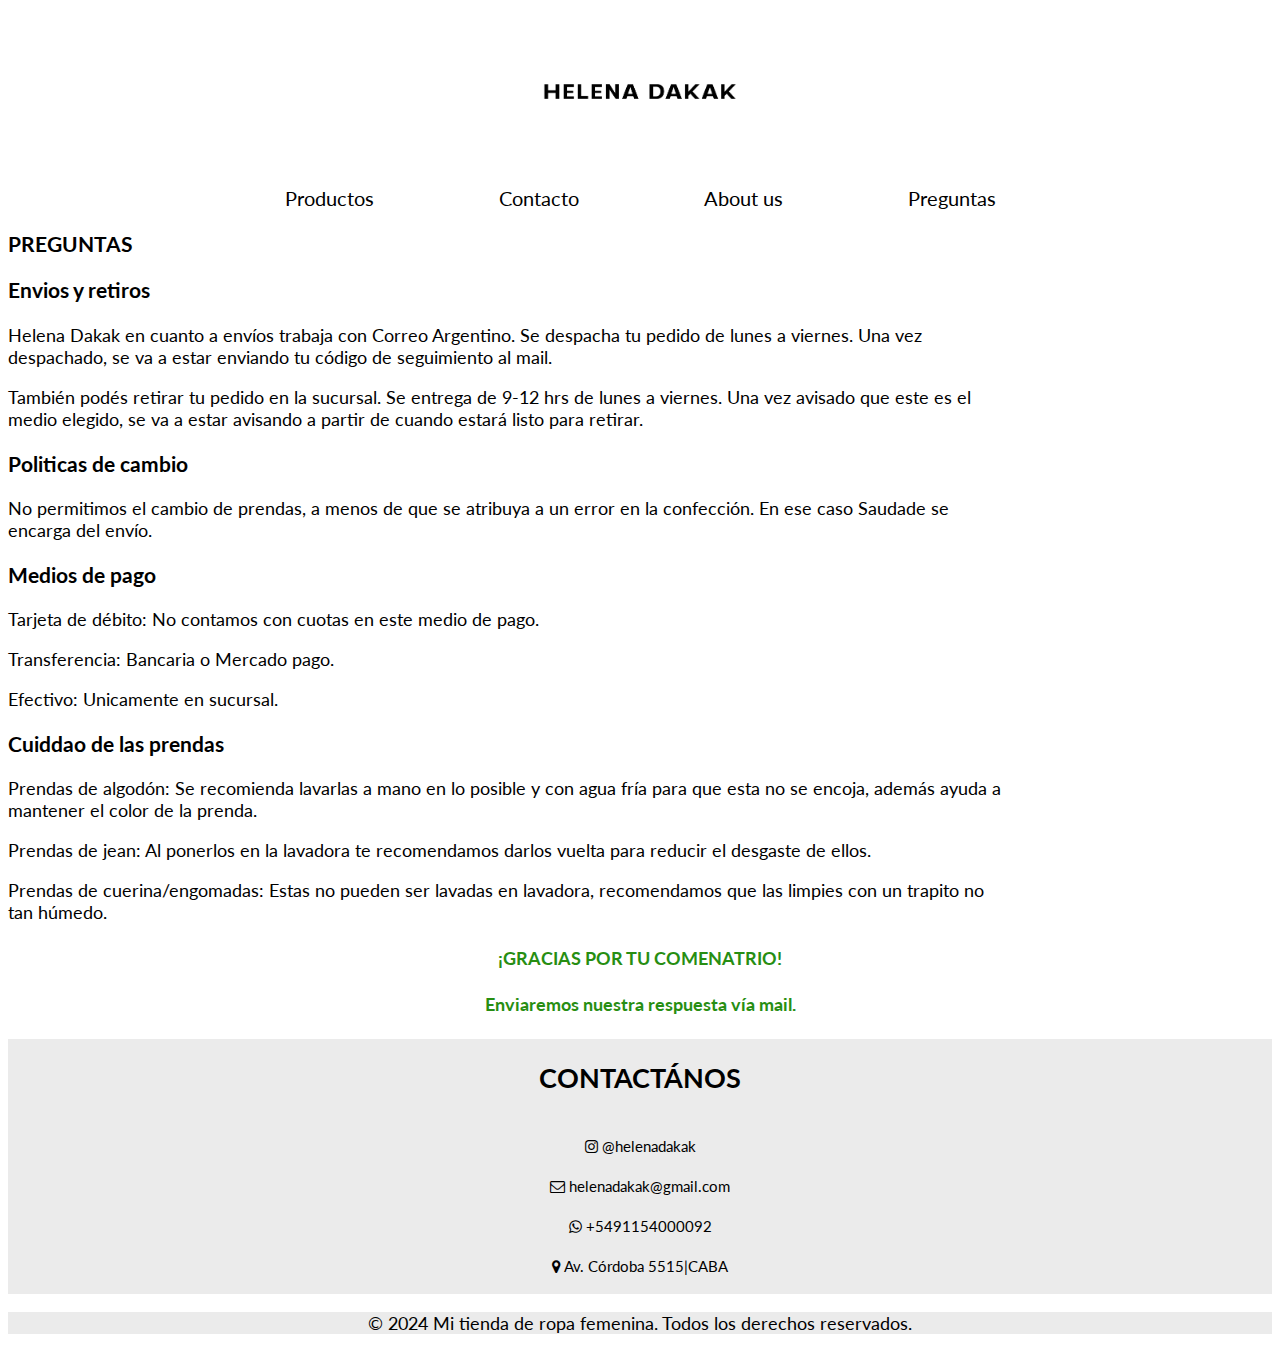
<file: respuesta.html>
<!doctype html>
<html>
<head>
    <meta charset="utf-8">
    <title>Helena Dakak</title>

    <meta name="viewport" content="width=device=width, initial-scale=1.0">
    <link rel="preconnect" href="https://fonts.googleapis.com">
    <link rel="preconnect" href="https://fonts.gstatic.com" crossorigin>
    <link href="https://fonts.googleapis.com/css2?family=Lato:ital,wght@0,100;0,300;0,400;0,700;0,900;1,100;1,300;1,400;1,700;1,900&display=swap" rel="stylesheet">
    <link rel="stylesheet" href="https://cdnjs.cloudflare.com/ajax/libs/font-awesome/4.7.0/css/font-awesome.min.css">
    <link rel="stylesheet" href="estilo.css">
</head>
<body>
    <header>
    <a href="index.html"> <img class="logo" src="galeria/helenadakak.png"></a>

    <a href="#" id="icono">
    <i class="fa fa-bars" aria-hidden="true"></i>
    </a>

    <nav id="navegador">
    <a href="index.html#Productos"> Productos </a>
    <a href="index.html#Contacto"> Contacto </a>
    <a href="aboutus.html">About us </a>
    <a href="formulario.html">Preguntas</a>
    </nav>
    </header>

    <section></section>
		<div class="titulo5">
		<h3>PREGUNTAS</h3>
	</section>

    <div class="contenedor3">
        <h3> Envios y retiros </h3>
            <p> Helena Dakak en cuanto a envíos trabaja con Correo Argentino. 
                Se despacha tu pedido de lunes a viernes. Una vez despachado, se va a estar enviando tu código de seguimiento al mail. </p>
            <p> También podés retirar tu pedido en la sucursal.
                Se entrega de 9-12 hrs de lunes a viernes. Una vez avisado que este es el medio elegido, se va a estar avisando a partir de cuando estará listo para retirar.</p>
        </div>
        
        
        <div class="contenedor3">
        <h3> Politicas de cambio </h3> 
            <p> No permitimos el cambio de prendas, a menos de que se atribuya a un error en la confección. En ese caso Saudade se encarga del envío.  </p>
        </div>
        
        
        <div class="contenedor3">
        <h3> Medios de pago </h3> 
            <p> Tarjeta de débito: No contamos con cuotas en este medio de pago.</p>
            <p> Transferencia: Bancaria o Mercado pago. </p>
            <p> Efectivo: Unicamente en sucursal. </p>
            </div>
        
        
        <div class="contenedor3">
        <h3> Cuiddao de las prendas </h3>
            <p> Prendas de algodón: Se recomienda lavarlas a mano en lo posible y con agua fría para que esta no se encoja, además ayuda a mantener el color de la prenda.</p>
            <p> Prendas de jean: Al ponerlos en la lavadora te recomendamos darlos vuelta para reducir el desgaste de ellos. </p>
            <p> Prendas de cuerina/engomadas: Estas no pueden ser lavadas en lavadora, recomendamos que las limpies con un trapito no tan húmedo.</p>
        </div>
            
        <div class="contenedor4" id="Respuesta">
               <h4>¡GRACIAS POR TU COMENATRIO!</h4>
               <h4>Enviaremos nuestra respuesta vía mail.</h4>
                </div>

    <footer>
        <div class="contenedor2">
            <h2> CONTACTÁNOS </h2>
        <div id="Contacto">
         <p> <a href= "https://www.instagram.com/vitaportfolio_/" target="_blank"> <i class="fa fa-instagram" aria-hidden="true">  </i> @helenadakak </a></p>
            
          <p> <a href="mailto:vpasqu@palermo.edu?Subject=Consulta%20helenadakak%20BA" target="_blank"> <i class="fa fa-envelope-o" aria-hidden="true"> </i> helenadakak@gmail.com </a></p>
            
          <p> <a href="https://wa.me/3875005084" target="_blank"> <i class="fa fa-whatsapp" aria-hidden="true"> </i> +5491154000092 </a></p>
        
          <p> <a href="https://maps.apple.com/?address=Avenida%20C%C3%B3rdoba%205515,%20C1414%20Buenos%20Aires,%20CABA,%20Argentina&ll=-34.587780,-58.439486&q=Avenida%20C%C3%B3rdoba%205515&_ext=EiYp1okVjs9LQcAx5v/V2vM4TcA5WLTvMalKQcBB3gy3TI43TcBQBA%3D%3D" target="_blank"> <i class="fa fa-map-marker" aria-hidden="true"></i> Av. Córdoba 5515|CABA </a></p>
            </div>

            </div>
        </footer>
        

    <footer>
        <p>&copy; 2024 Mi tienda de ropa femenina. Todos los derechos reservados.</p>
    </footer>
    <script>

        document.getElementById('icono').addEventListener('click', function() {
            document.getElementById('navegador').classList.toggle('mostrarmenu');
        });
    </script>
</body>
</html>
</file>
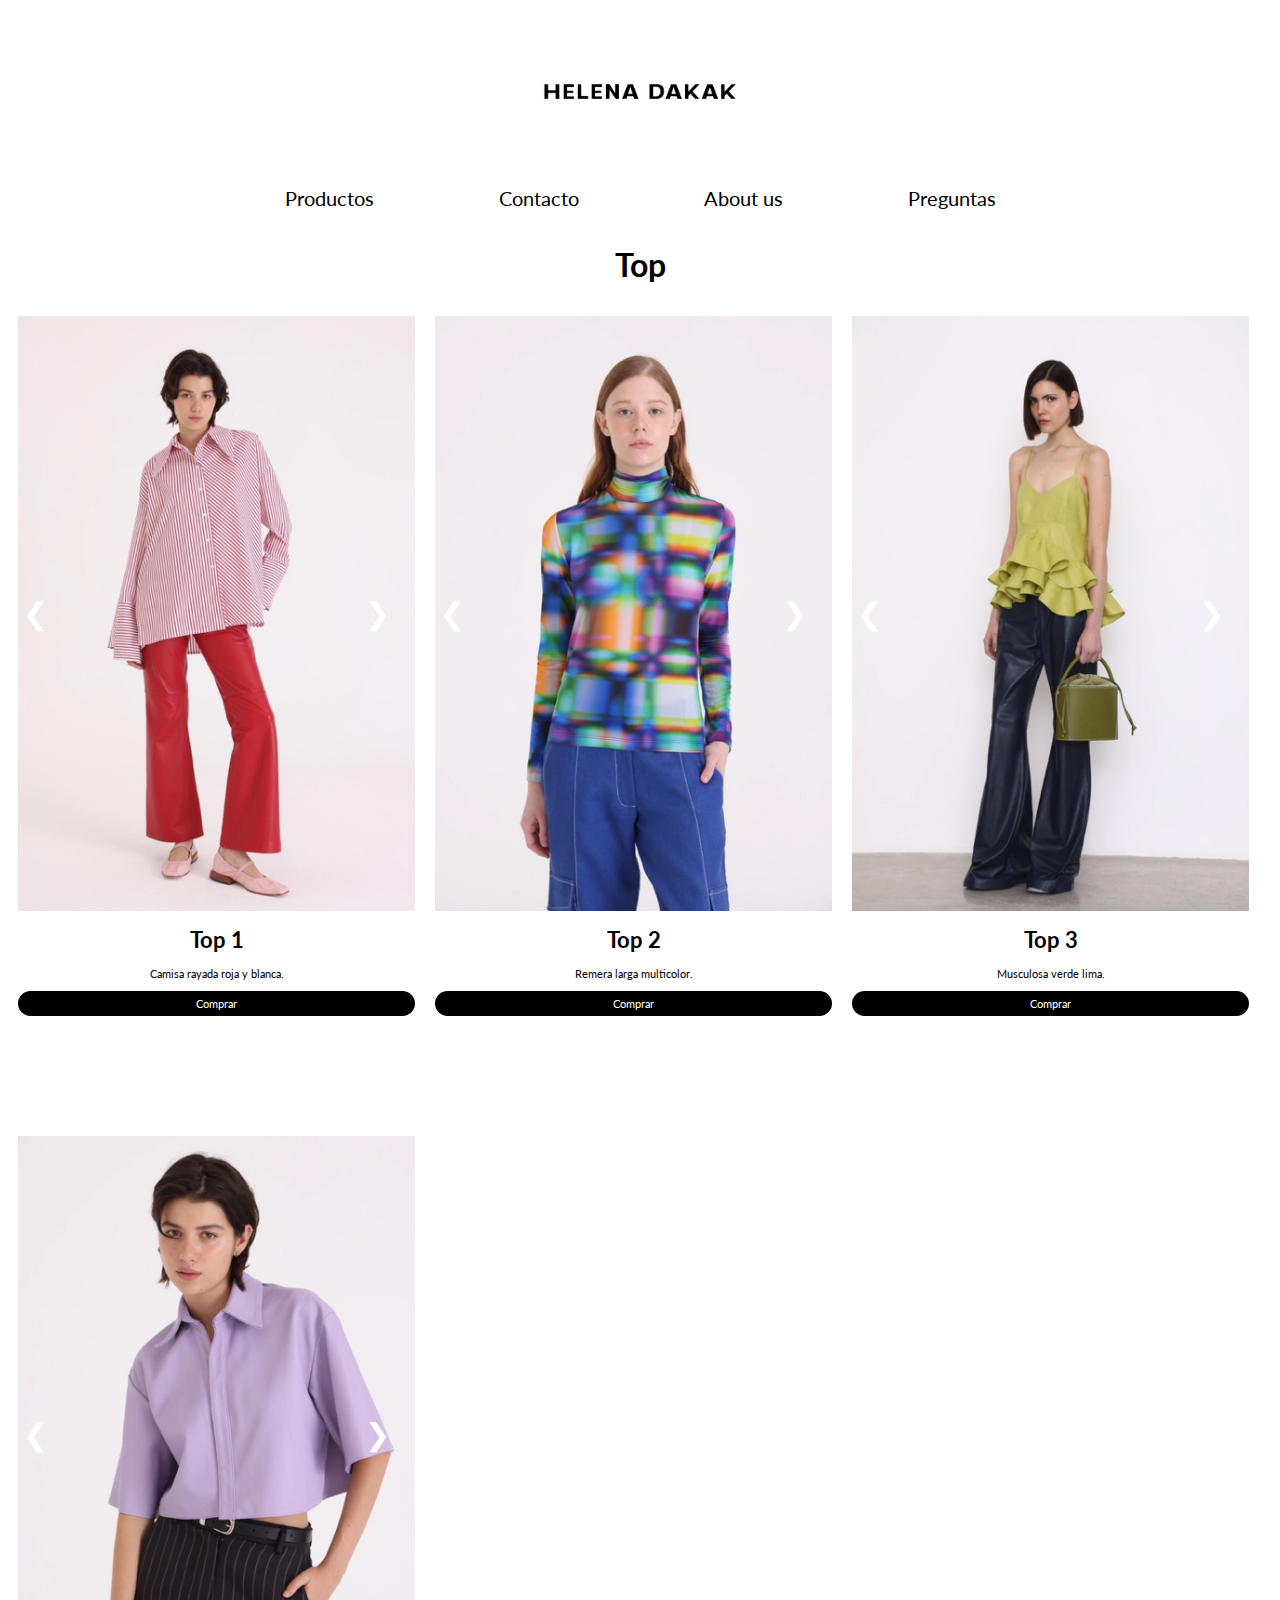
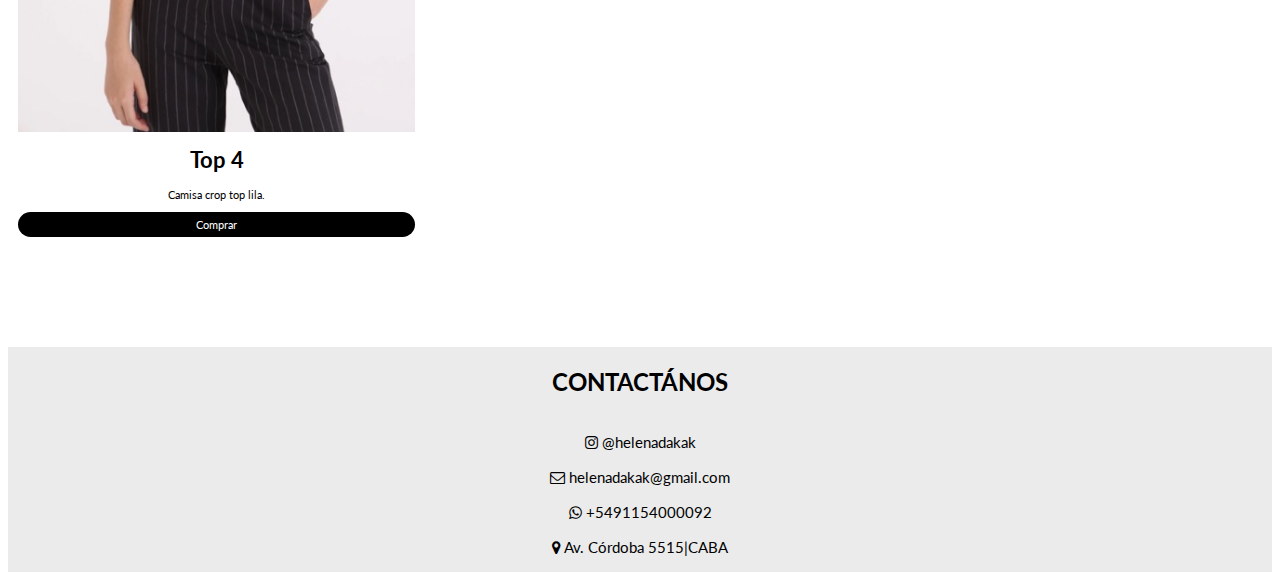
<file: top.html>
<!doctype html>
<html>
<head>
    <meta charset="utf-8">
    <title>Helena Dakak</title>

    <meta name="viewport" content="width=device-width, initial-scale=1.0">
    <link rel="preconnect" href="https://fonts.googleapis.com">
    <link rel="preconnect" href="https://fonts.gstatic.com" crossorigin>
    <link href="https://fonts.googleapis.com/css2?family=Lato:ital,wght@0,100;0,300;0,400;0,700;0,900;1,100;1,300;1,400;1,700;1,900&display=swap" rel="stylesheet">
    <link rel="stylesheet" href="https://cdnjs.cloudflare.com/ajax/libs/font-awesome/4.7.0/css/font-awesome.min.css">
    <link rel="stylesheet" href="estilo.css">
</head>

<body>
        <header>
		<a href="index.html"> <img class="logo" src="galeria/helenadakak.png"></a>

        <a href="#" id="icono">
        <i class="fa fa-bars" aria-hidden="true"></i>
        </a>

        <nav id="navegador">
        <a href="index.html#Productos"> Productos </a>
        <a href="index.html#Contacto"> Contacto </a>
        <a href="aboutus.html">About us </a>
        <a href="formulario.html">Preguntas</a>
        </nav>
        </header>
           
        <section>
            <div class="titulo">
            <h1>Top</h1>
            </div>
        </section>
    </header>
    <main>

        <div class="contenedor">
		
            <div class="caja3columnas">
                <img class="slide" src="galeria/top1.jpeg">
                <img class="slide" src="galeria/top01.jpeg">
                <img class="slide" src="galeria/top001.jpeg">
                <a class="prev" onclick="prevSlide()">&#10094;</a>
                <a class="next" onclick="nextSlide()">&#10095;</a>
                <h1> Top 1 </h1>
                <p> Camisa rayada roja y blanca.</p>  
                <a href="#" class="boton">Comprar</a>
            </div>
                    
            <div class="caja3columnas">
                <img class="slide1" src="galeria/top2.jpeg">
                <img class="slide1" src="galeria/top02.jpeg">
                <img class="slide1" src="galeria/top002.jpeg">
                <a class="prev" onclick="prevSlide1()">&#10094;</a>
                <a class="next" onclick="nextSlide1()">&#10095;</a>
                <h1> Top 2 </h1>
                <p> Remera larga multicolor.</p>
                <a href="#" class="boton">Comprar</a>
            </div>
            
                
            <div class="caja3columnas">
                <img class="slide2" src="galeria/top3.jpeg">
                <img class="slide2" src="galeria/top03.jpeg">
                <img class="slide2" src="galeria/top003.jpeg">
                <a class="prev" onclick="prevSlide2()">&#10094;</a>
                <a class="next" onclick="nextSlide2()">&#10095;</a>
                <h1> Top 3 </h1>
                <p> Musculosa verde lima. </p>
                <a href="#" class="boton">Comprar</a>
            </div>
        
             
             <div  class="caja3columnas">
                 <img class="slide3" src="galeria/top4.jpeg">
                 <img class="slide3" src="galeria/top04.jpeg">
                 <img class="slide3" src="galeria/top004.jpeg">
                <a class="prev" onclick="prevSlide3()">&#10094;</a>
                <a class="next" onclick="nextSlide3()">&#10095;</a>
                <h1> Top 4 </h1>
                <p> Camisa crop top lila. </p>
                <a href="#" class="boton">Comprar</a>
            </div> 
    
        <footer>
            <div class="contenedor2">
                <h2> CONTACTÁNOS </h2>
            <div id="Contacto">
             <p> <a href= "https://www.instagram.com/candelaria.portfolio?igsh=MW03OGZiMTZmZThvZA%3D%3D&utm_source=qr" target="_blank"> <i class="fa fa-instagram" aria-hidden="true">  </i> @helenadakak </a></p>
                
              <p> <a href="mailto:crodri@palermo.com?Subject=Consulta%20Saudade%20BA" target="_blank"> <i class="fa fa-envelope-o" aria-hidden="true"> </i> helenadakak@gmail.com </a></p>
                
              <p> <a href="https://wa.me/541162962331" target="_blank"> <i class="fa fa-whatsapp" aria-hidden="true"> </i> +5491154000092 </a></p>
            
              <p> <a href="https://www.google.com/maps/place/La+Rabida+2400,+B1643AXT+B%C3%A9ccar,+Provincia+de+Buenos+Aires/@-34.4703562,-58.5593036,17z/data=!3m1!4b1!4m6!3m5!1s0x95bcbaaaf9a618d5:0xd15c9dd66a39557d!8m2!3d-34.4703606!4d-58.5567287!16s%2Fg%2F11j8pzry5c?hl=es&entry=ttu" target="_blank"> <i class="fa fa-map-marker" aria-hidden="true"></i> Av. Córdoba 5515|CABA </a></p>
                </div>
        
                </div>
            </footer>
            <script>
                document.getElementById('icono').addEventListener('click', function() {
                    document.getElementById('navegador').classList.toggle('mostrarmenu');
                });
            </script>
                
            <script>
            let currentSlide = 0;
             
            function showSlide(index) {
              const slides = document.querySelectorAll('.slide');
              const totalSlides = slides.length;
             
              if (index >= totalSlides) {
                currentSlide = 0;
              } else if (index < 0) {
                currentSlide = totalSlides - 1;
              } else {
                currentSlide = index;
              }
             
              slides.forEach((slide, i) => {
                slide.style.display = i === currentSlide ? 'block' : 'none';
              });
            }
             
            function nextSlide() {
              showSlide(currentSlide + 1);
            }
             
            function prevSlide() {
              showSlide(currentSlide - 1);
            }
             
            // Cambia automáticamente de diapositiva cada 3 segundos (ajusta según tus necesidades)
            //setInterval(nextSlide,  3000);
             
            // Muestra la primera diapositiva al cargar la página
            showSlide(currentSlide);  
            </script>
            
            <script>
            let currentSlide1 = 0;
             
            function showSlide1(index) {
              const slides1 = document.querySelectorAll('.slide1');
              const totalSlides1 = slides1.length;
             
              if (index >= totalSlides1) {
                currentSlide1 = 0;
              } else if (index < 0) {
                currentSlide1 = totalSlides1 - 1;
              } else {
                currentSlide1 = index;
              }
             
              slides1.forEach((slide1, i) => {
                slide1.style.display = i === currentSlide1 ? 'block' : 'none';
              });
            }
             
            function nextSlide1() {
              showSlide1(currentSlide1 + 1);
            }
             
            function prevSlide1() {
              showSlide1(currentSlide1 - 1);
            }
             
            // Cambia automáticamente de diapositiva cada 3 segundos (ajusta según tus necesidades)
            //setInterval(nextSlide1,  3000);
             
            // Muestra la primera diapositiva al cargar la página
            showSlide1(currentSlide1);  
            </script>
                
                <script>
            let currentSlide2 = 0;
             
            function showSlide2(index) {
              const slides2 = document.querySelectorAll('.slide2');
              const totalSlides2 = slides2.length;
             
              if (index >= totalSlides2) {
                currentSlide2 = 0;
              } else if (index < 0) {
                currentSlide2 = totalSlides2 - 1;
              } else {
                currentSlide2 = index;
              }
             
              slides2.forEach((slide2, i) => {
                slide2.style.display = i === currentSlide2 ? 'block' : 'none';
              });
            }
             
            function nextSlide2() {
              showSlide2(currentSlide2 + 1);
            }
             
            function prevSlide2() {
              showSlide2(currentSlide2 - 1);
            }
             
            // Cambia automáticamente de diapositiva cada 3 segundos (ajusta según tus necesidades)
            //setInterval(nextSlide2,  3000);
             
            // Muestra la primera diapositiva al cargar la página
            showSlide2(currentSlide2);  
            </script>
                
                <script>
            let currentSlide3 = 0;
             
            function showSlide3(index) {
              const slides3 = document.querySelectorAll('.slide3');
              const totalSlides3 = slides3.length;
             
              if (index >= totalSlides3) {
                currentSlide3 = 0;
              } else if (index < 0) {
                currentSlide3 = totalSlides3 - 1;
              } else {
                currentSlide3 = index;
              }
             
              slides3.forEach((slide3, i) => {
                slide3.style.display = i === currentSlide3 ? 'block' : 'none';
              });
            }
             
            function nextSlide3() {
              showSlide3(currentSlide3 + 1);
            }
             
            function prevSlide3() {
              showSlide3(currentSlide3 - 1);
            }
             
            // Cambia automáticamente de diapositiva cada 3 segundos (ajusta según tus necesidades)
            //setInterval(nextSlide3,  3000);
             
            // Muestra la primera diapositiva al cargar la página
            showSlide3(currentSlide3);  
            </script>
                
                </body>
            </html>
</file>
<file: estilo.css>
@charset "utf-8";
/* CSS Document */
.lato-thin {
  font-family: "Lato", sans-serif;
  font-weight: 100;
  font-style: normal;
}

.lato-light {
  font-family: "Lato", sans-serif;
  font-weight: 300;
  font-style: normal;
}

.lato-regular {
  font-family: "Lato", sans-serif;
  font-weight: 400;
  font-style: normal;
}

.lato-bold {
  font-family: "Lato", sans-serif;
  font-weight: 700;
  font-style: normal;
}

.lato-black {
  font-family: "Lato", sans-serif;
  font-weight: 900;
  font-style: normal;
}

.lato-thin-italic {
  font-family: "Lato", sans-serif;
  font-weight: 100;
  font-style: italic;
}

.lato-light-italic {
  font-family: "Lato", sans-serif;
  font-weight: 300;
  font-style: italic;
}

.lato-regular-italic {
  font-family: "Lato", sans-serif;
  font-weight: 400;
  font-style: italic;
}

.lato-bold-italic {
  font-family: "Lato", sans-serif;
  font-weight: 700;
  font-style: italic;
}

.lato-black-italic {
  font-family: "Lato", sans-serif;
  font-weight: 900;
  font-style: italic;
}
.logo {width: 250px;margin-top: 30px;margin-bottom: 50px;}
header {text-align: center; margin: 20px;}
.banner img { text-align: center; margin-top: 40px; display: block; margin-left: auto ; margin-bottom: 50px;width: 100%;}
.banner video{text-align: center;margin-top: 40px;display: block;margin-left: auto;margin-bottom: 50px;width: 100%;}
html {scroll-behavior: smooth}

body {background-color: #ffffff; font-family:"Lato"}

nav{display: none;}
nav a {color: #000000; font-size: 20px; margin: 60px; text-align: center; text-decoration: none;}
nav ul li {display: inline-block}

nav a:hover {color: #e7e7e7; transition: all 1s}

.contenedor, .contenedor2 {display: flex; flex-flow: wrap;text-align: center;}
.contenedor2 h2 {width: 100%; text-align: center}
#Contacto{width: 100%;text-align: center;}


.caja3columnas {color: #000000; font-family: "Lato"; font-size: 11px; text-align: center; margin-bottom: 100px; padding: 10px; text-decoration: none; width: 33%; box-sizing: border-box; position: relative}

.caja3columnas a {text-decoration: none; color: #000000;  display: block}

.camisainicio {width: 100%}
.pollerasinicio {width: 100%}
.collarinicio {width: 100%}

footer {background-color: #ebebeb; text-align: center; width: 100%;}
footer a {color: #000000; text-decoration: none; font-size: 15px;text-align: center;width: 100px;}

img{max-width: 100%;}

.titulo{text-align: center;margin-top: 35px;margin-bottom: 5px;}
.titulo img{width: 8%;}
.titulo2 {text-align: center;margin-top: 35px;margin-bottom: 5px;}
.titulo2 img{width: 14%;}
.titulo3 {text-align: center;margin-top: 35px;margin-bottom: 5px;}
.tutulo3 img {width: 18%;}
.titulo4 {text-align: center;margin-top: 35px;margin-bottom: 5px;}
.titulo4 img {width: 17%;}
.titulo5 {text-align: left; font-size: 18px;}

.prev {color: #ffffff !important ;position: absolute; top: 40%;font-size:30px;left:15px}
.next {color: #ffffff !important ;position: absolute; top: 40%;font-size:30px;right: 35px}
.mostrarmenu{display:block;}
#icono{position: absolute;right: 10px;}

.caja3columnas .boton{color: #ffffff;background-color: #000000;text-align: center;text-decoration: none;padding: 6px;border-radius: 15px;}

h2 {width: 100%; text-align: center;}
h3 {width: 100%; text-align: left;}
h4{width:100%; text-align: center; color: #278e12;}
.cajaanuncio {width: 728px; height: 90px; display: block; margin: auto; text-align: center;}  
form {margin: auto; width: 30%}
.nombre {text-align: center; color:#000000; margin-bottom: 10px}
.boton2 {background-color:#000000; color: white; margin: 10px; margin-left: 150px; text-decoration: none; padding: 6px; border-radius: 15px}
.boton2:hover {background-color: white; color:#000000; transition: all 1s}
.contenedor3 {max-width: 1000px}
.contenedor5 {max-width: 1000px; text-align: center;display: flex; flex-flow: wrap; justify-content: center;margin:auto}
section {width: 100%;}
/* Hacer los campos del formulario más grandes en dispositivos móviles */
input[type="text"],
input[type="email"] {
    width: 100%; /* Ocupa todo el ancho de la pantalla */
    padding: 12px; /* Aumentar el espacio dentro del campo */
    font-size: 18px; /* Aumentar el tamaño del texto */
    border-radius: 8px; /* Bordes redondeados para un aspecto moderno */
    border: 1px solid #ccc;
    box-sizing: border-box; /* Asegura que el padding no expanda el ancho del input */
    margin-bottom: 15px; /* Espacio entre campos */
}

/* Ajustar el botón de envío */
input[type="submit"] {
    width: 100%;
    padding: 15px;
    background-color: #A4C8E1; /* Color pastel */
    color: white;
    border: none;
    font-size: 18px;
    border-radius: 8px;
    cursor: pointer;
}

input[type="submit"]:hover {
    background-color: #A8E1D3; /* Cambia el color al pasar el mouse */
}

/* Ajustar los márgenes y padding en dispositivos móviles */
@media (max-width: 768px) {
    .contenedor3, .contenedor4 , .contenedor5 {
        padding: 20px;
        margin: 0 auto;
    }
}



@media (max-width: 480px){
	#icono {display: block; position: absolute; right: 10px; top: 65px}
	header {display: block}
	nav {display: none} 
	.mostrarmenu {display: block; }
	.caja3columnas {width: 100%}
	.caja2columnas {width: 100%}
	.topsinicio {width: 98%}
	.pollersinicio {width: 98%}
	.pantalonesinicio {width: 98%}
	nav a {display: block}
  .navegador{display: none;}
  .navegador.mostrarmenu{display: flex;}
  .cajaanuncio {width: 300px; height: 600px}
  form {width: 70 px;}
}

  /* Mostrar la barra de navegación y ocultar el ícono en pantallas grandes */
@media (min-width: 1024px) {
  nav {
      display: block;text-align: center;}
  #icono{display: none;}
  
}
</file>
